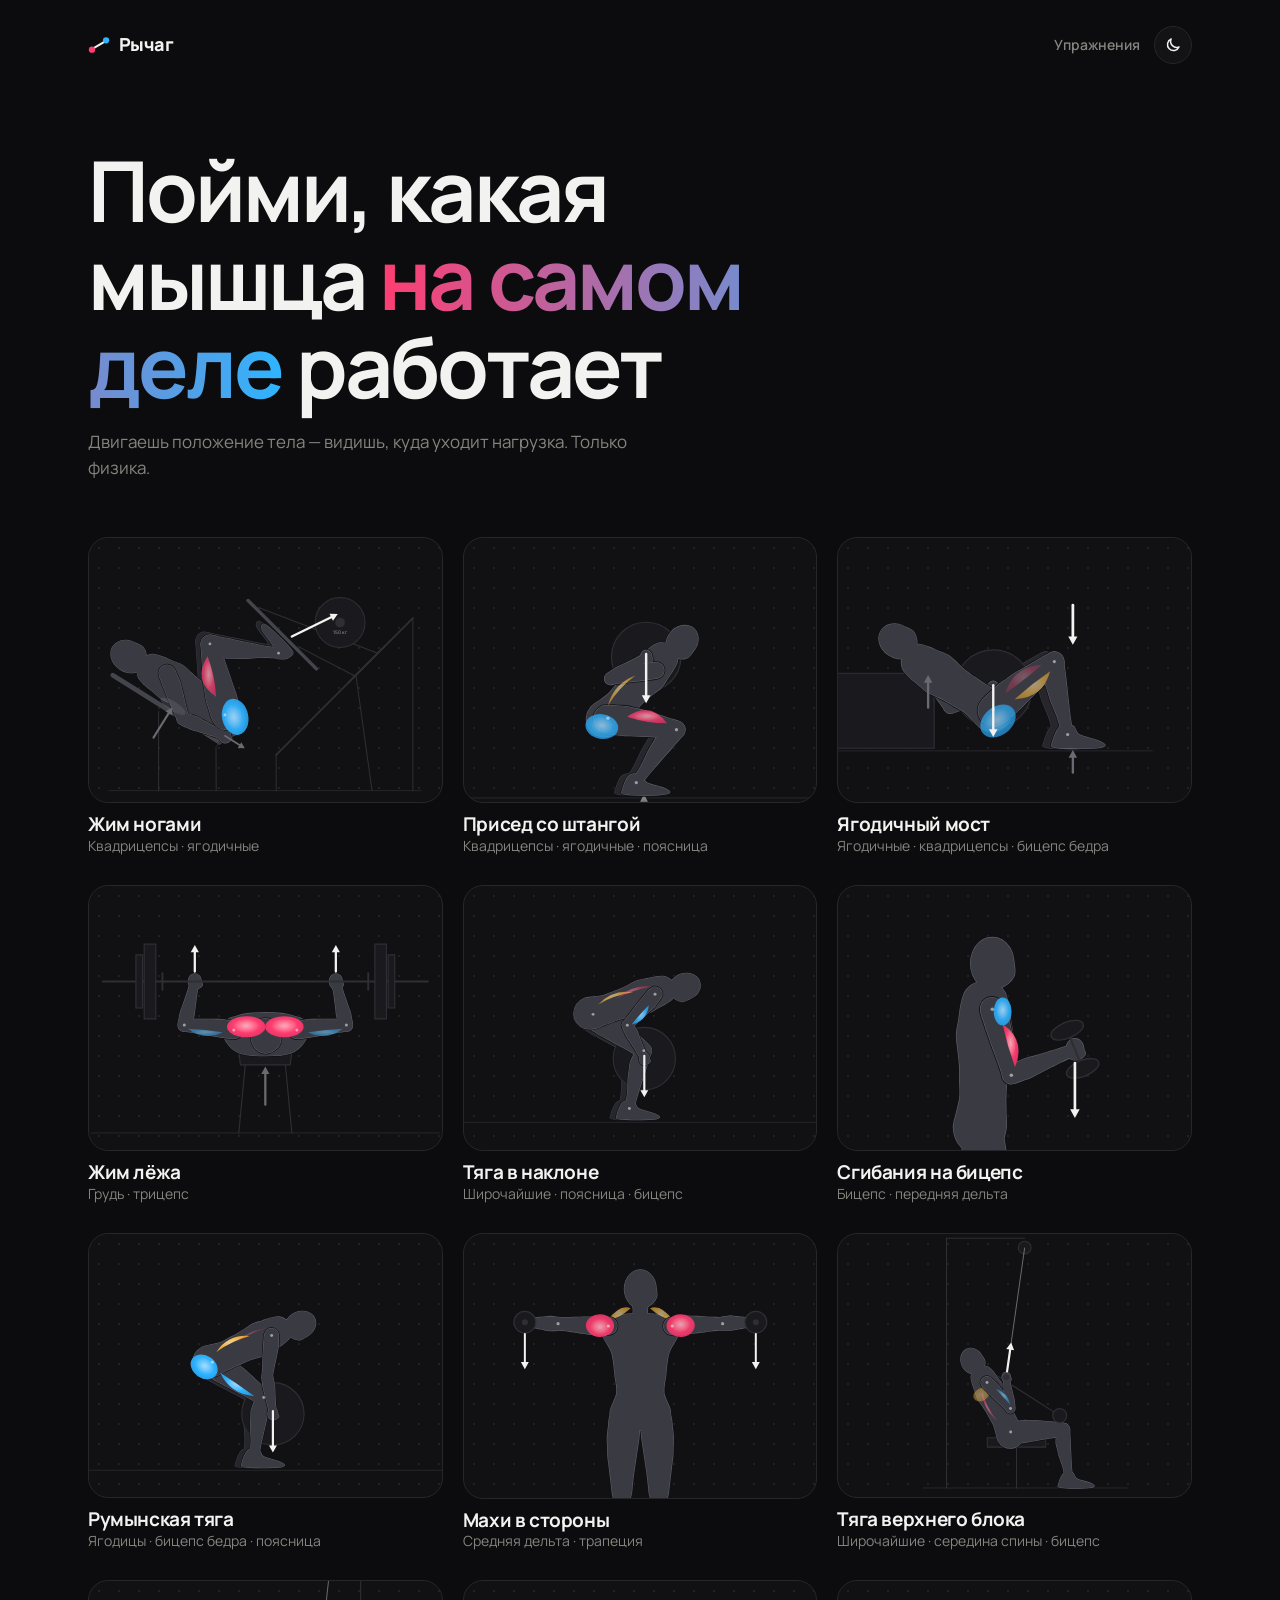
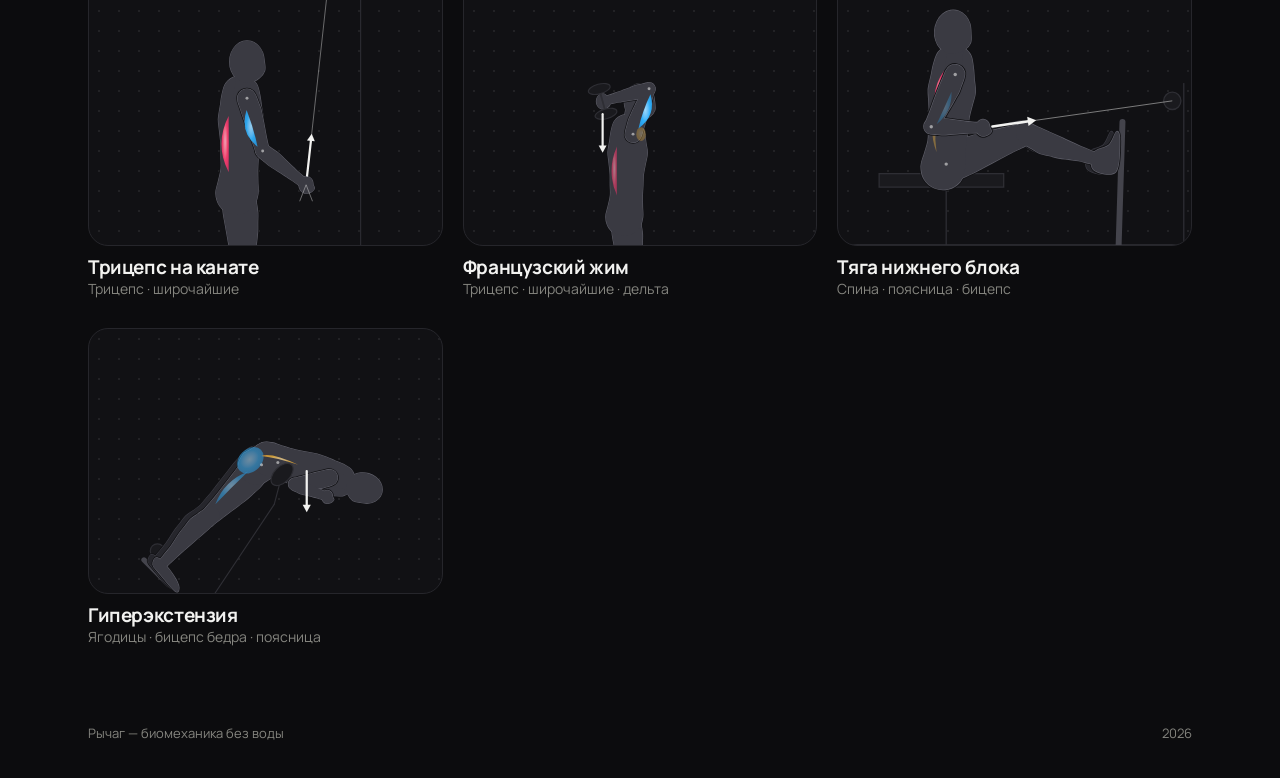
<file: index.html>
<!doctype html>
<html lang="ru">
<head>
  <meta charset="utf-8">
  <meta name="theme-color" content="#0c0c0e">
  <!-- Yandex.Metrika counter: работает только на опубликованном сайте -->
  <script>
    window.track = function () {};
    if (/github\.io$/.test(location.hostname)) {
      (function(m,e,t,r,i,k,a){m[i]=m[i]||function(){(m[i].a=m[i].a||[]).push(arguments)};
      m[i].l=1*new Date();
      for (var j = 0; j < document.scripts.length; j++) {if (document.scripts[j].src === r) { return; }}
      k=e.createElement(t),a=e.getElementsByTagName(t)[0],k.async=1,k.src=r,a.parentNode.insertBefore(k,a)})
      (window, document, 'script', 'https://mc.yandex.ru/metrika/tag.js?id=114130663', 'ym');
      ym(114130663, 'init', { ssr: true, webvisor: true, clickmap: true, accurateTrackBounce: true, trackLinks: true });
      // события: какие упражнения двигают, чем пользуются
      window.track = function (goal, params) { try { ym(114130663, 'reachGoal', goal, params); } catch (e) {} };
    }
  </script>
  <!-- /Yandex.Metrika counter -->
  <script>try{if(localStorage.getItem('theme')==='light')document.documentElement.dataset.theme='light'}catch(e){}</script>
  <meta name="viewport" content="width=device-width, initial-scale=1, viewport-fit=cover">
  <title>Рычаг — биомеханика упражнений</title>
  <meta name="description" content="Интерактивные схемы упражнений: меняешь положение тела — видишь, как меняются рычаги и какая мышца берёт нагрузку.">
  <link rel="preconnect" href="https://fonts.googleapis.com">
  <link rel="preconnect" href="https://fonts.gstatic.com" crossorigin>
  <link href="https://fonts.googleapis.com/css2?family=Manrope:wght@400;600;700;800&display=swap" rel="stylesheet">
  <link rel="stylesheet" href="assets/css/style.css">
</head>
<body>
  <noscript><div><img src="https://mc.yandex.ru/watch/114130663" style="position:absolute; left:-9999px;" alt=""></div></noscript>
  <div class="wrap">
    <header class="top">
      <a class="logo" href="index.html" aria-label="Рычаг — на главную">
        <svg class="logo-mark" viewBox="0 0 28 28" aria-hidden="true"><line x1="4" y1="20" x2="24" y2="8"/><circle cx="5" cy="20" r="4"/><circle class="m2" cx="23" cy="8" r="4"/></svg>
        Рычаг
      </a>
      <div class="top-right"><nav><a href="#exercises">Упражнения</a></nav><button class="theme-toggle" id="themeToggle" type="button" aria-label="Включить светлую тему"><svg class="i-moon" viewBox="0 0 24 24" aria-hidden="true"><path d="M20 14.5A8 8 0 0 1 9.5 4a8 8 0 1 0 10.5 10.5z"/></svg><svg class="i-sun" viewBox="0 0 24 24" aria-hidden="true"><circle cx="12" cy="12" r="4"/><path d="M12 2v2M12 20v2M4.9 4.9l1.4 1.4M17.7 17.7l1.4 1.4M2 12h2M20 12h2M4.9 19.1l1.4-1.4M17.7 6.3l1.4-1.4"/></svg></button></div>
    </header>

    <main>
      <section class="hero">
        <h1>Пойми, какая мышца <em>на самом деле</em> работает</h1>
        <p class="lead">Двигаешь положение тела — видишь, куда уходит нагрузка. Только физика.</p>
        
      </section>
      <div id="exercises"></div>

      <div class="cards">
        <a class="ex-card" href="exercises/leg-press.html">
          <div class="thumb"><svg data-mini="leg-press" aria-hidden="true"></svg></div>
          <div>
            <h3>Жим ногами</h3>
            <p class="tags">Квадрицепсы · ягодичные</p>
          </div>
        </a>
        <a class="ex-card" href="exercises/squat.html">
          <div class="thumb"><svg data-mini="squat" aria-hidden="true"></svg></div>
          <div>
            <h3>Присед со штангой</h3>
            <p class="tags">Квадрицепсы · ягодичные · поясница</p>
          </div>
        </a>
        <a class="ex-card" href="exercises/hip-thrust.html">
          <div class="thumb"><svg data-mini="hip-thrust" aria-hidden="true"></svg></div>
          <div>
            <h3>Ягодичный мост</h3>
            <p class="tags">Ягодичные · квадрицепсы · бицепс бедра</p>
          </div>
        </a>
        <a class="ex-card" href="exercises/bench-press.html">
          <div class="thumb"><svg data-mini="bench-press" aria-hidden="true"></svg></div>
          <div>
            <h3>Жим лёжа</h3>
            <p class="tags">Грудь · трицепс</p>
          </div>
        </a>
        <a class="ex-card" href="exercises/row.html">
          <div class="thumb"><svg data-mini="row" aria-hidden="true"></svg></div>
          <div>
            <h3>Тяга в наклоне</h3>
            <p class="tags">Широчайшие · поясница · бицепс</p>
          </div>
        </a>
        <a class="ex-card" href="exercises/curl.html">
          <div class="thumb"><svg data-mini="curl" aria-hidden="true"></svg></div>
          <div>
            <h3>Сгибания на бицепс</h3>
            <p class="tags">Бицепс · передняя дельта</p>
          </div>
        </a>
        <a class="ex-card" href="exercises/rdl.html">
          <div class="thumb"><svg data-mini="rdl" aria-hidden="true"></svg></div>
          <div>
            <h3>Румынская тяга</h3>
            <p class="tags">Ягодицы · бицепс бедра · поясница</p>
          </div>
        </a>
        <a class="ex-card" href="exercises/raise.html">
          <div class="thumb"><svg data-mini="raise" aria-hidden="true"></svg></div>
          <div>
            <h3>Махи в стороны</h3>
            <p class="tags">Средняя дельта · трапеция</p>
          </div>
        </a>
        <a class="ex-card" href="exercises/pulldown.html">
          <div class="thumb"><svg data-mini="pulldown" aria-hidden="true"></svg></div>
          <div>
            <h3>Тяга верхнего блока</h3>
            <p class="tags">Широчайшие · середина спины · бицепс</p>
          </div>
        </a>
        <a class="ex-card" href="exercises/pushdown.html">
          <div class="thumb"><svg data-mini="pushdown" aria-hidden="true"></svg></div>
          <div>
            <h3>Трицепс на канате</h3>
            <p class="tags">Трицепс · широчайшие</p>
          </div>
        </a>
        <a class="ex-card" href="exercises/overhead-extension.html">
          <div class="thumb"><svg data-mini="overhead-extension" aria-hidden="true"></svg></div>
          <div>
            <h3>Французский жим</h3>
            <p class="tags">Трицепс · широчайшие · дельта</p>
          </div>
        </a>
        <a class="ex-card" href="exercises/cable-row.html">
          <div class="thumb"><svg data-mini="cable-row" aria-hidden="true"></svg></div>
          <div>
            <h3>Тяга нижнего блока</h3>
            <p class="tags">Спина · поясница · бицепс</p>
          </div>
        </a>
        <a class="ex-card" href="exercises/back-extension.html">
          <div class="thumb"><svg data-mini="back-extension" aria-hidden="true"></svg></div>
          <div>
            <h3>Гиперэкстензия</h3>
            <p class="tags">Ягодицы · бицепс бедра · поясница</p>
          </div>
        </a>
      </div>
    </main>

    <footer class="foot">
      <span>Рычаг — биомеханика без воды</span>
      <span>2026</span>
    </footer>
  </div>

  <script src="assets/js/theme.js" defer></script>
  <script src="assets/js/bio.js" defer></script>
  <script src="assets/js/scene.js" defer></script>
  <script src="assets/js/leg-press.js" defer></script>
  <script src="assets/js/squat.js" defer></script>
  <script src="assets/js/hip-thrust.js" defer></script>
  <script src="assets/js/bench-press.js" defer></script>
  <script src="assets/js/row.js" defer></script>
  <script src="assets/js/curl.js" defer></script>
  <script src="assets/js/rdl.js" defer></script>
  <script src="assets/js/raise.js" defer></script>
  <script src="assets/js/pulldown.js" defer></script>
  <script src="assets/js/pushdown.js" defer></script>
  <script src="assets/js/overhead-extension.js" defer></script>
  <script src="assets/js/cable-row.js" defer></script>
  <script src="assets/js/back-extension.js" defer></script>
  <script>
    window.addEventListener('DOMContentLoaded', () => document.querySelectorAll('[data-mini]').forEach((svg) => {
      const ex = window.EXERCISES[svg.dataset.mini];
      if (ex) window.Scene.mount(svg, ex.model, { mini: true, autoplay: true });
    }));
  </script>
</body>
</html>
</file>
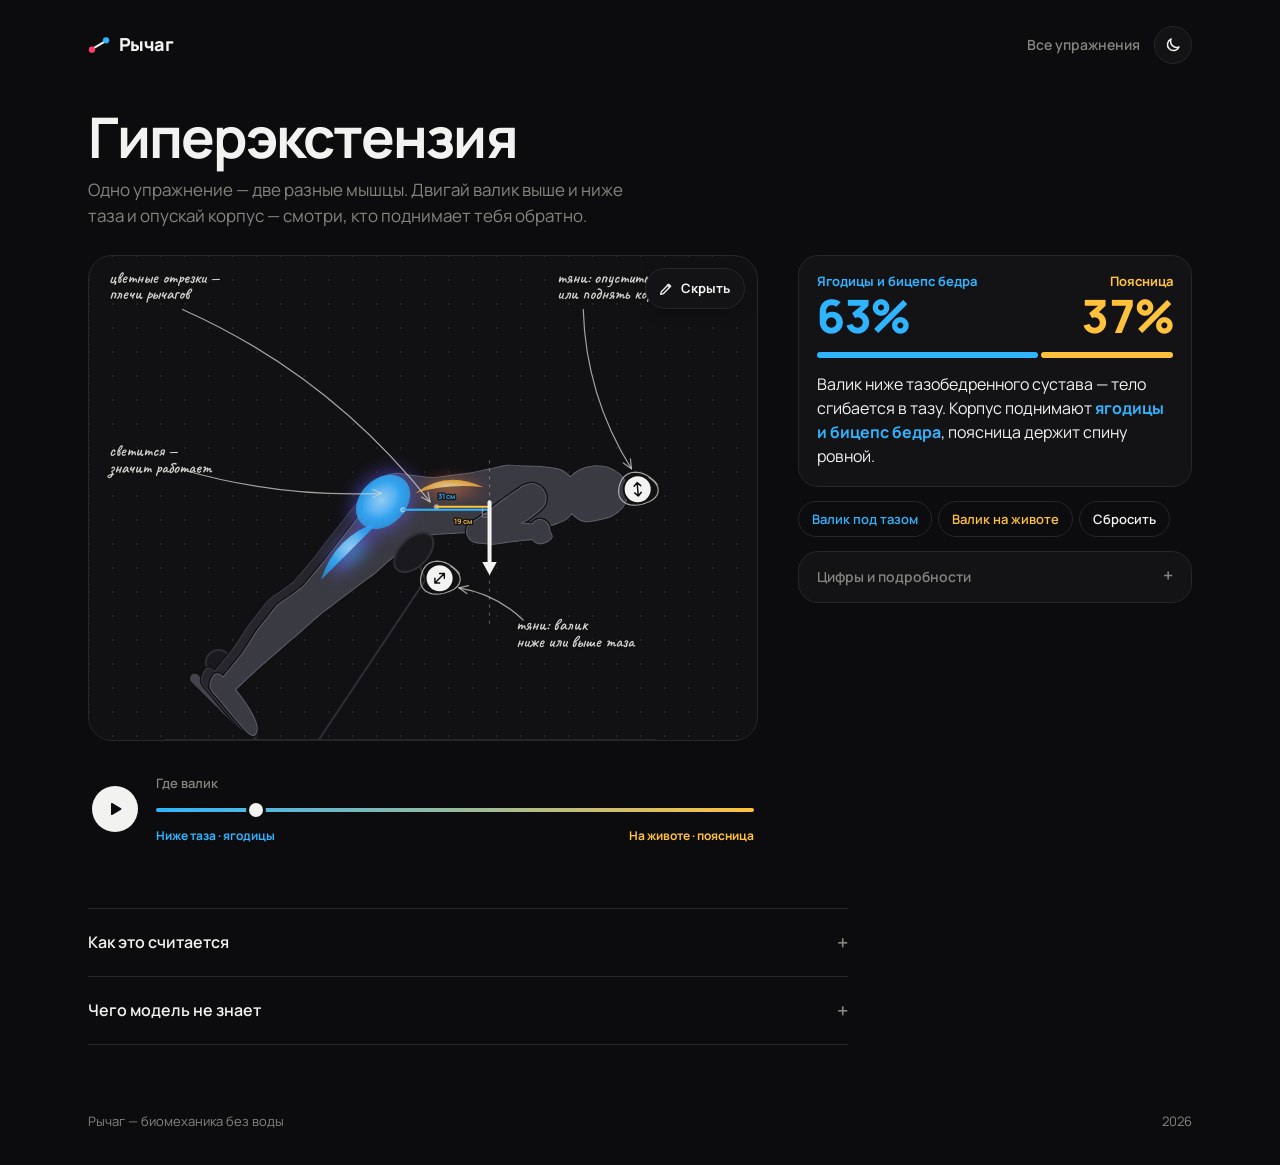
<file: exercises/back-extension.html>
<!doctype html>
<html lang="ru">
<head>
  <meta charset="utf-8">
  <meta name="theme-color" content="#0c0c0e">
  <!-- Yandex.Metrika counter: работает только на опубликованном сайте -->
  <script>
    window.track = function () {};
    if (/github\.io$/.test(location.hostname)) {
      (function(m,e,t,r,i,k,a){m[i]=m[i]||function(){(m[i].a=m[i].a||[]).push(arguments)};
      m[i].l=1*new Date();
      for (var j = 0; j < document.scripts.length; j++) {if (document.scripts[j].src === r) { return; }}
      k=e.createElement(t),a=e.getElementsByTagName(t)[0],k.async=1,k.src=r,a.parentNode.insertBefore(k,a)})
      (window, document, 'script', 'https://mc.yandex.ru/metrika/tag.js?id=114130663', 'ym');
      ym(114130663, 'init', { ssr: true, webvisor: true, clickmap: true, accurateTrackBounce: true, trackLinks: true });
      // события: какие упражнения двигают, чем пользуются
      window.track = function (goal, params) { try { ym(114130663, 'reachGoal', goal, params); } catch (e) {} };
    }
  </script>
  <!-- /Yandex.Metrika counter -->
  <script>try{if(localStorage.getItem('theme')==='light')document.documentElement.dataset.theme='light'}catch(e){}</script>
  <meta name="viewport" content="width=device-width, initial-scale=1, viewport-fit=cover">
  <title>Гиперэкстензия — Рычаг</title>
  <meta name="description" content="Интерактивная биомеханика гиперэкстензии: как положение валика решает, работают ягодицы или поясница.">
  <link rel="preconnect" href="https://fonts.googleapis.com">
  <link rel="preconnect" href="https://fonts.gstatic.com" crossorigin>
  <link href="https://fonts.googleapis.com/css2?family=Caveat:wght@600;700&family=Manrope:wght@400;600;700;800&display=swap" rel="stylesheet">
  <link rel="stylesheet" href="../assets/css/style.css">
</head>
<body data-exercise="back-extension">
  <noscript><div><img src="https://mc.yandex.ru/watch/114130663" style="position:absolute; left:-9999px;" alt=""></div></noscript>
  <div class="wrap">
    <header class="top">
      <a class="logo" href="../index.html" aria-label="Рычаг — на главную">
        <svg class="logo-mark" viewBox="0 0 28 28" aria-hidden="true"><line x1="4" y1="20" x2="24" y2="8"/><circle cx="5" cy="20" r="4"/><circle class="m2" cx="23" cy="8" r="4"/></svg>
        Рычаг
      </a>
      <div class="top-right"><nav><a href="../index.html#exercises">Все упражнения</a></nav><button class="theme-toggle" id="themeToggle" type="button" aria-label="Включить светлую тему"><svg class="i-moon" viewBox="0 0 24 24" aria-hidden="true"><path d="M20 14.5A8 8 0 0 1 9.5 4a8 8 0 1 0 10.5 10.5z"/></svg><svg class="i-sun" viewBox="0 0 24 24" aria-hidden="true"><circle cx="12" cy="12" r="4"/><path d="M12 2v2M12 20v2M4.9 4.9l1.4 1.4M17.7 17.7l1.4 1.4M2 12h2M20 12h2M4.9 19.1l1.4-1.4M17.7 6.3l1.4-1.4"/></svg></button></div>
    </header>

    <main>
      <div class="ex-head">
        <h1>Гиперэкстензия</h1>
        <p class="lead">Одно упражнение — две разные мышцы. Двигай валик выше и ниже таза и опускай корпус — смотри, кто поднимает тебя обратно.</p>
      </div>

      <div class="ex-grid">
        <section class="stage" aria-label="Модель упражнения">
          <div class="scene-box">
            <svg id="scene" role="group" aria-label="Человек выполняет гиперэкстензию на тренажёре под 45 градусов, вид сбоку"></svg>
            <button class="notes-btn" id="notesToggle" type="button" aria-pressed="true">
              <svg viewBox="0 0 24 24" aria-hidden="true"><path d="M4 20l4-1 11-11-3-3L5 16l-1 4z"/><path d="M14 6l3 3"/></svg>
              <span>Скрыть подсказки</span>
            </button>
          </div>
          <ol class="pen-notes" id="penNotes" hidden></ol>
          <div class="stage-bar">
            <button class="btn-play" id="play" type="button" aria-pressed="false" aria-label="Повторения по кругу">
              <svg class="i-play" viewBox="0 0 20 20" aria-hidden="true"><path d="M5 3.5v13a1 1 0 0 0 1.5.86l11-6.5a1 1 0 0 0 0-1.72l-11-6.5A1 1 0 0 0 5 3.5z"/></svg>
              <svg class="i-pause" viewBox="0 0 20 20" aria-hidden="true"><rect x="4" y="3" width="4.5" height="14" rx="1.2"/><rect x="11.5" y="3" width="4.5" height="14" rx="1.2"/></svg>
            </button>
            <div class="push-ctl">
              <label for="ctl" id="ctlLabel"></label>
              <input type="range" id="ctl" min="0" max="100" step="0.5" value="50">
              <div class="range-labels"><span id="ctlLeft"></span><span id="ctlRight"></span></div>
            </div>
          </div>
        </section>

        <aside class="panel" aria-live="polite">
          <div class="card summary">
            <div class="shares" id="shares"></div>
            <div class="split-bar" id="bar" aria-hidden="true"></div>
            <ul class="notes" id="notes"></ul>
          </div>
          <div class="warn" id="warn" hidden></div>
          <div class="presets" id="presets"></div>
          <details class="more card">
            <summary>Цифры и подробности</summary>
            <dl class="nums" id="nums"></dl>
            <ul class="notes notes-more" id="notesMore"></ul>
          </details>
        </aside>
      </div>

      <section class="explain">
        <details>
          <summary>Как это считается</summary>
          <div class="body">
            <p><b>Валик ниже тазобедренного сустава</b> — тело сгибается в тазу, корпус поднимают ягодицы и бицепс бедра, а поясница держит спину ровной.</p>
            <p><b>Валик на животе</b> — таз зажат и сгибаться не может, поэтому сгибается позвоночник, а поднимает корпус поясница.</p>
            <p><b>Самая тяжёлая точка — вверху</b>, когда корпус на одной линии с ногами: центр масс дальше всего от опоры.</p>
            <p>Вес корпуса с руками и головой в модели 45 кг.</p>
          </div>
        </details>
        <details>
          <summary>Чего модель не знает</summary>
          <div class="body">
            <p>Она не видит твою анатомию, длину бёдер и мобильность. Это схема, которая показывает принцип — <b>куда смещается нагрузка</b>, а не точные цифры. Если что-то болит — это повод к врачу, а не к ползунку.</p>
          </div>
        </details>
      </section>
    </main>

    <footer class="foot">
      <span>Рычаг — биомеханика без воды</span>
      <span>2026</span>
    </footer>
  </div>

  <script src="../assets/js/theme.js" defer></script>
  <script src="../assets/js/bio.js" defer></script>
  <script src="../assets/js/scene.js" defer></script>
  <script src="../assets/js/back-extension.js" defer></script>
  <script src="../assets/js/exercise-page.js" defer></script>
</body>
</html>
</file>
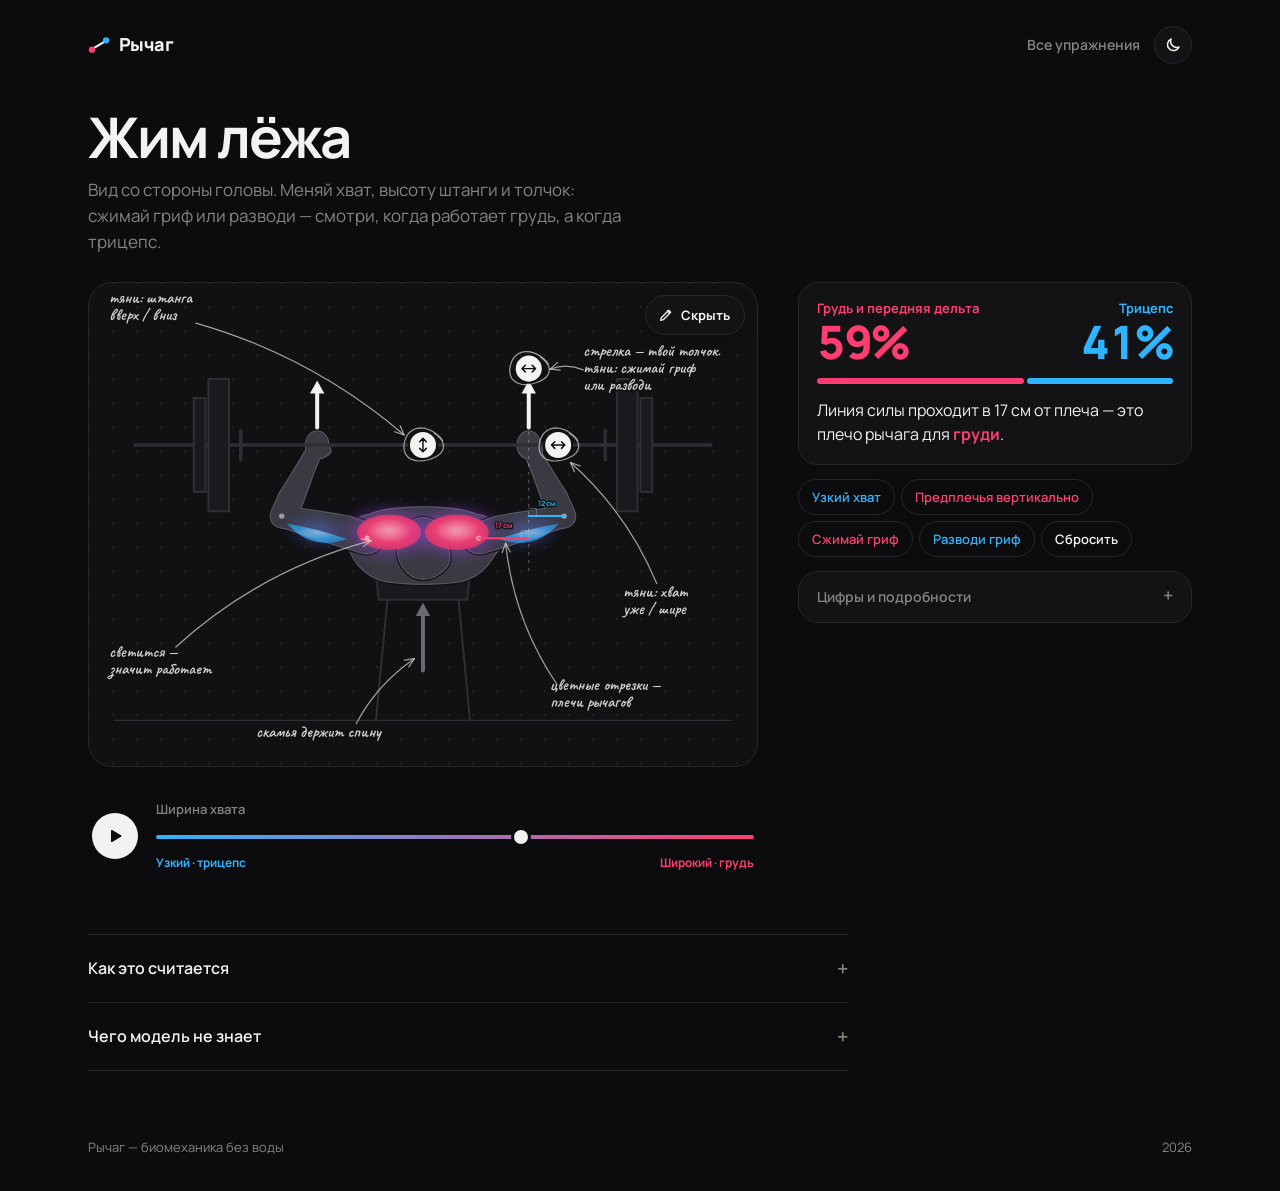
<file: exercises/bench-press.html>
<!doctype html>
<html lang="ru">
<head>
  <meta charset="utf-8">
  <meta name="theme-color" content="#0c0c0e">
  <!-- Yandex.Metrika counter: работает только на опубликованном сайте -->
  <script>
    window.track = function () {};
    if (/github\.io$/.test(location.hostname)) {
      (function(m,e,t,r,i,k,a){m[i]=m[i]||function(){(m[i].a=m[i].a||[]).push(arguments)};
      m[i].l=1*new Date();
      for (var j = 0; j < document.scripts.length; j++) {if (document.scripts[j].src === r) { return; }}
      k=e.createElement(t),a=e.getElementsByTagName(t)[0],k.async=1,k.src=r,a.parentNode.insertBefore(k,a)})
      (window, document, 'script', 'https://mc.yandex.ru/metrika/tag.js?id=114130663', 'ym');
      ym(114130663, 'init', { ssr: true, webvisor: true, clickmap: true, accurateTrackBounce: true, trackLinks: true });
      // события: какие упражнения двигают, чем пользуются
      window.track = function (goal, params) { try { ym(114130663, 'reachGoal', goal, params); } catch (e) {} };
    }
  </script>
  <!-- /Yandex.Metrika counter -->
  <script>try{if(localStorage.getItem('theme')==='light')document.documentElement.dataset.theme='light'}catch(e){}</script>
  <meta name="viewport" content="width=device-width, initial-scale=1, viewport-fit=cover">
  <title>Жим лёжа — Рычаг</title>
  <meta name="description" content="Интерактивная биомеханика жима лёжа: как ширина хвата делит нагрузку между грудью и трицепсом.">
  <link rel="preconnect" href="https://fonts.googleapis.com">
  <link rel="preconnect" href="https://fonts.gstatic.com" crossorigin>
  <link href="https://fonts.googleapis.com/css2?family=Caveat:wght@600;700&family=Manrope:wght@400;600;700;800&display=swap" rel="stylesheet">
  <link rel="stylesheet" href="../assets/css/style.css">
</head>
<body data-exercise="bench-press">
  <noscript><div><img src="https://mc.yandex.ru/watch/114130663" style="position:absolute; left:-9999px;" alt=""></div></noscript>
  <div class="wrap">
    <header class="top">
      <a class="logo" href="../index.html" aria-label="Рычаг — на главную">
        <svg class="logo-mark" viewBox="0 0 28 28" aria-hidden="true"><line x1="4" y1="20" x2="24" y2="8"/><circle cx="5" cy="20" r="4"/><circle class="m2" cx="23" cy="8" r="4"/></svg>
        Рычаг
      </a>
      <div class="top-right"><nav><a href="../index.html#exercises">Все упражнения</a></nav><button class="theme-toggle" id="themeToggle" type="button" aria-label="Включить светлую тему"><svg class="i-moon" viewBox="0 0 24 24" aria-hidden="true"><path d="M20 14.5A8 8 0 0 1 9.5 4a8 8 0 1 0 10.5 10.5z"/></svg><svg class="i-sun" viewBox="0 0 24 24" aria-hidden="true"><circle cx="12" cy="12" r="4"/><path d="M12 2v2M12 20v2M4.9 4.9l1.4 1.4M17.7 17.7l1.4 1.4M2 12h2M20 12h2M4.9 19.1l1.4-1.4M17.7 6.3l1.4-1.4"/></svg></button></div>
    </header>

    <main>
      <div class="ex-head">
        <h1>Жим лёжа</h1>
        <p class="lead">Вид со стороны головы. Меняй хват, высоту штанги и толчок: сжимай гриф или разводи — смотри, когда работает грудь, а когда трицепс.</p>
      </div>

      <div class="ex-grid">
        <section class="stage" aria-label="Модель упражнения">
          <div class="scene-box">
            <svg id="scene" role="group" aria-label="Человек жмёт штангу лёжа на скамье, вид со стороны головы"></svg>
            <button class="notes-btn" id="notesToggle" type="button" aria-pressed="true">
              <svg viewBox="0 0 24 24" aria-hidden="true"><path d="M4 20l4-1 11-11-3-3L5 16l-1 4z"/><path d="M14 6l3 3"/></svg>
              <span>Скрыть подсказки</span>
            </button>
          </div>
          <ol class="pen-notes" id="penNotes" hidden></ol>
          <div class="stage-bar">
            <button class="btn-play" id="play" type="button" aria-pressed="false" aria-label="Повторения по кругу">
              <svg class="i-play" viewBox="0 0 20 20" aria-hidden="true"><path d="M5 3.5v13a1 1 0 0 0 1.5.86l11-6.5a1 1 0 0 0 0-1.72l-11-6.5A1 1 0 0 0 5 3.5z"/></svg>
              <svg class="i-pause" viewBox="0 0 20 20" aria-hidden="true"><rect x="4" y="3" width="4.5" height="14" rx="1.2"/><rect x="11.5" y="3" width="4.5" height="14" rx="1.2"/></svg>
            </button>
            <div class="push-ctl">
              <label for="ctl" id="ctlLabel"></label>
              <input type="range" id="ctl" min="0" max="100" step="0.5" value="50">
              <div class="range-labels"><span id="ctlLeft"></span><span id="ctlRight"></span></div>
            </div>
          </div>
        </section>

        <aside class="panel" aria-live="polite">
          <div class="card summary">
            <div class="shares" id="shares"></div>
            <div class="split-bar" id="bar" aria-hidden="true"></div>
            <ul class="notes" id="notes"></ul>
          </div>
          <div class="warn" id="warn" hidden></div>
          <div class="presets" id="presets"></div>
          <details class="more card">
            <summary>Цифры и подробности</summary>
            <dl class="nums" id="nums"></dl>
            <ul class="notes notes-more" id="notesMore"></ul>
          </details>
        </aside>
      </div>

      <section class="explain">
        <details>
          <summary>Как это считается</summary>
          <div class="body">
            <p><b>Вид со стороны головы.</b> Штанга давит вниз, на каждую руку приходится половина веса.</p>
            <p><b>Грудь и передняя дельта</b> работают, когда кисть шире плеча: вес пытается опустить плечо вниз-наружу, а они его удерживают. Плечо — горизонтальное расстояние от плечевого сустава до кисти.</p>
            <p><b>Трицепс</b> работает, когда кисть стоит внутри локтя: вес сгибает локоть. Когда предплечье вертикально — плечо в локте нулевое.</p>
            <p>Вес штанги в модели 80 кг. Модель смотрит только на одну плоскость: в реальности при узком хвате локти уходят к корпусу, и грудь тоже помогает.</p>
          </div>
        </details>
        <details>
          <summary>Чего модель не знает</summary>
          <div class="body">
            <p>Она не видит твою анатомию, длину бёдер и мобильность. Это схема, которая показывает принцип — <b>куда смещается нагрузка</b>, а не точные цифры. Если что-то болит — это повод к врачу, а не к ползунку.</p>
          </div>
        </details>
      </section>
    </main>

    <footer class="foot">
      <span>Рычаг — биомеханика без воды</span>
      <span>2026</span>
    </footer>
  </div>

  <script src="../assets/js/theme.js" defer></script>
  <script src="../assets/js/bio.js" defer></script>
  <script src="../assets/js/scene.js" defer></script>
  <script src="../assets/js/bench-press.js" defer></script>
  <script src="../assets/js/exercise-page.js" defer></script>
</body>
</html>
</file>
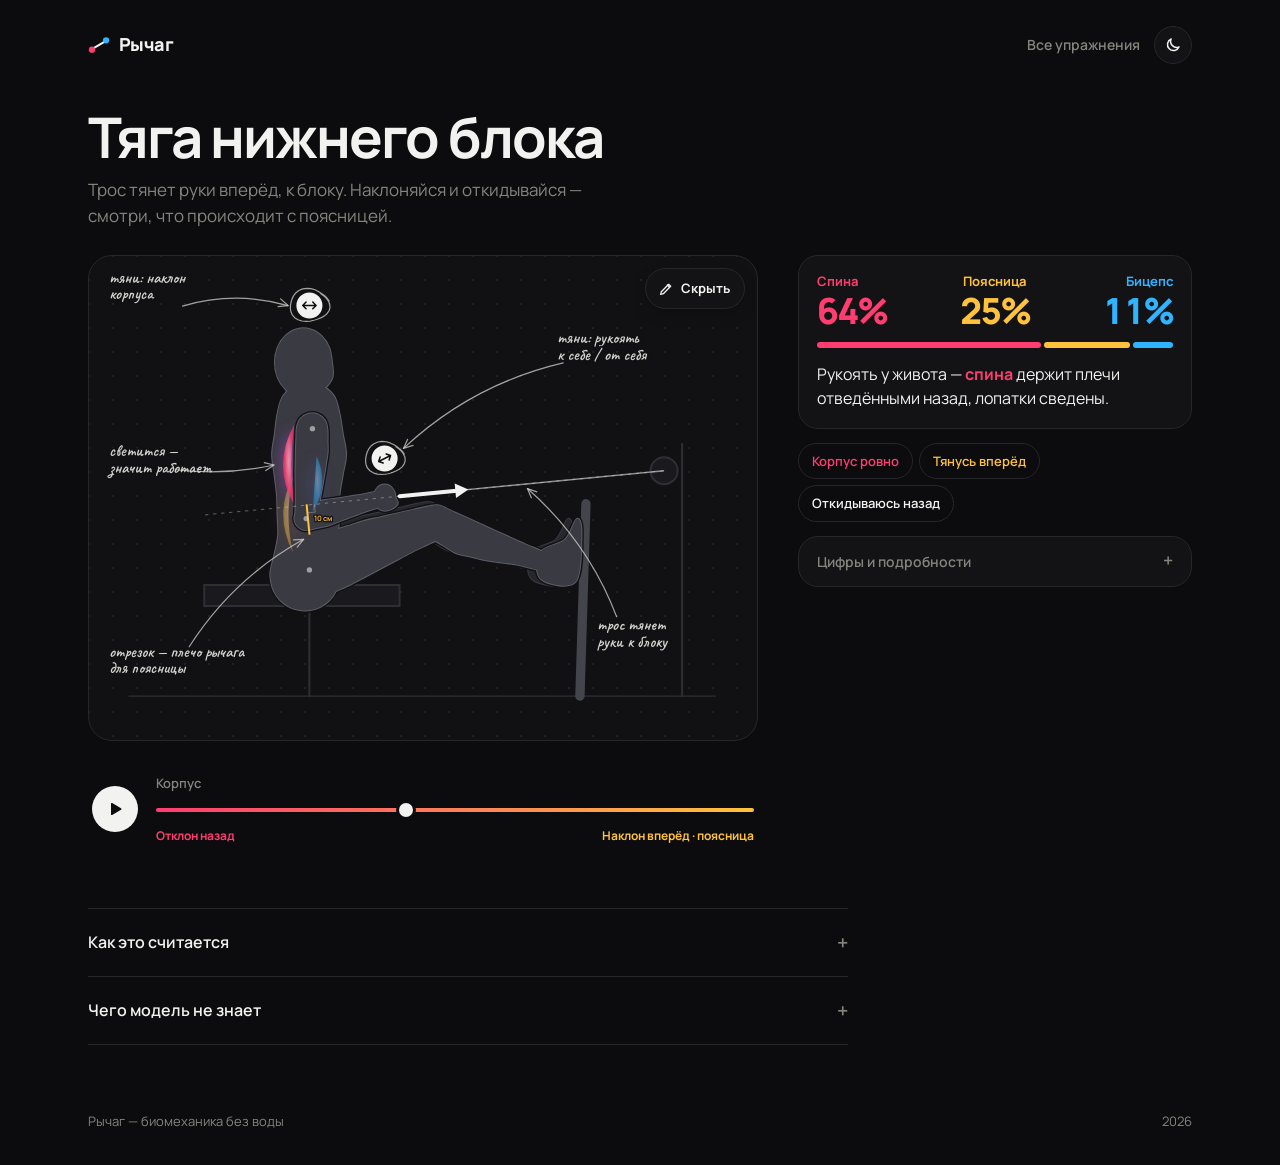
<file: exercises/cable-row.html>
<!doctype html>
<html lang="ru">
<head>
  <meta charset="utf-8">
  <meta name="theme-color" content="#0c0c0e">
  <!-- Yandex.Metrika counter: работает только на опубликованном сайте -->
  <script>
    window.track = function () {};
    if (/github\.io$/.test(location.hostname)) {
      (function(m,e,t,r,i,k,a){m[i]=m[i]||function(){(m[i].a=m[i].a||[]).push(arguments)};
      m[i].l=1*new Date();
      for (var j = 0; j < document.scripts.length; j++) {if (document.scripts[j].src === r) { return; }}
      k=e.createElement(t),a=e.getElementsByTagName(t)[0],k.async=1,k.src=r,a.parentNode.insertBefore(k,a)})
      (window, document, 'script', 'https://mc.yandex.ru/metrika/tag.js?id=114130663', 'ym');
      ym(114130663, 'init', { ssr: true, webvisor: true, clickmap: true, accurateTrackBounce: true, trackLinks: true });
      // события: какие упражнения двигают, чем пользуются
      window.track = function (goal, params) { try { ym(114130663, 'reachGoal', goal, params); } catch (e) {} };
    }
  </script>
  <!-- /Yandex.Metrika counter -->
  <script>try{if(localStorage.getItem('theme')==='light')document.documentElement.dataset.theme='light'}catch(e){}</script>
  <meta name="viewport" content="width=device-width, initial-scale=1, viewport-fit=cover">
  <title>Тяга нижнего блока — Рычаг</title>
  <meta name="description" content="Интерактивная биомеханика горизонтальной тяги нижнего блока: как раскачивание корпусом перекладывает нагрузку на поясницу.">
  <link rel="preconnect" href="https://fonts.googleapis.com">
  <link rel="preconnect" href="https://fonts.gstatic.com" crossorigin>
  <link href="https://fonts.googleapis.com/css2?family=Caveat:wght@600;700&family=Manrope:wght@400;600;700;800&display=swap" rel="stylesheet">
  <link rel="stylesheet" href="../assets/css/style.css">
</head>
<body data-exercise="cable-row">
  <noscript><div><img src="https://mc.yandex.ru/watch/114130663" style="position:absolute; left:-9999px;" alt=""></div></noscript>
  <div class="wrap">
    <header class="top">
      <a class="logo" href="../index.html" aria-label="Рычаг — на главную">
        <svg class="logo-mark" viewBox="0 0 28 28" aria-hidden="true"><line x1="4" y1="20" x2="24" y2="8"/><circle cx="5" cy="20" r="4"/><circle class="m2" cx="23" cy="8" r="4"/></svg>
        Рычаг
      </a>
      <div class="top-right"><nav><a href="../index.html#exercises">Все упражнения</a></nav><button class="theme-toggle" id="themeToggle" type="button" aria-label="Включить светлую тему"><svg class="i-moon" viewBox="0 0 24 24" aria-hidden="true"><path d="M20 14.5A8 8 0 0 1 9.5 4a8 8 0 1 0 10.5 10.5z"/></svg><svg class="i-sun" viewBox="0 0 24 24" aria-hidden="true"><circle cx="12" cy="12" r="4"/><path d="M12 2v2M12 20v2M4.9 4.9l1.4 1.4M17.7 17.7l1.4 1.4M2 12h2M20 12h2M4.9 19.1l1.4-1.4M17.7 6.3l1.4-1.4"/></svg></button></div>
    </header>

    <main>
      <div class="ex-head">
        <h1>Тяга нижнего блока</h1>
        <p class="lead">Трос тянет руки вперёд, к блоку. Наклоняйся и откидывайся — смотри, что происходит с поясницей.</p>
      </div>

      <div class="ex-grid">
        <section class="stage" aria-label="Модель упражнения">
          <div class="scene-box">
            <svg id="scene" role="group" aria-label="Человек сидя тянет рукоять нижнего блока к животу, вид сбоку"></svg>
            <button class="notes-btn" id="notesToggle" type="button" aria-pressed="true">
              <svg viewBox="0 0 24 24" aria-hidden="true"><path d="M4 20l4-1 11-11-3-3L5 16l-1 4z"/><path d="M14 6l3 3"/></svg>
              <span>Скрыть подсказки</span>
            </button>
          </div>
          <ol class="pen-notes" id="penNotes" hidden></ol>
          <div class="stage-bar">
            <button class="btn-play" id="play" type="button" aria-pressed="false" aria-label="Повторения по кругу">
              <svg class="i-play" viewBox="0 0 20 20" aria-hidden="true"><path d="M5 3.5v13a1 1 0 0 0 1.5.86l11-6.5a1 1 0 0 0 0-1.72l-11-6.5A1 1 0 0 0 5 3.5z"/></svg>
              <svg class="i-pause" viewBox="0 0 20 20" aria-hidden="true"><rect x="4" y="3" width="4.5" height="14" rx="1.2"/><rect x="11.5" y="3" width="4.5" height="14" rx="1.2"/></svg>
            </button>
            <div class="push-ctl">
              <label for="ctl" id="ctlLabel"></label>
              <input type="range" id="ctl" min="0" max="100" step="0.5" value="50">
              <div class="range-labels"><span id="ctlLeft"></span><span id="ctlRight"></span></div>
            </div>
          </div>
        </section>

        <aside class="panel" aria-live="polite">
          <div class="card summary">
            <div class="shares" id="shares"></div>
            <div class="split-bar" id="bar" aria-hidden="true"></div>
            <ul class="notes" id="notes"></ul>
          </div>
          <div class="warn" id="warn" hidden></div>
          <div class="presets" id="presets"></div>
          <details class="more card">
            <summary>Цифры и подробности</summary>
            <dl class="nums" id="nums"></dl>
            <ul class="notes notes-more" id="notesMore"></ul>
          </details>
        </aside>
      </div>

      <section class="explain">
        <details>
          <summary>Как это считается</summary>
          <div class="body">
            <p><b>Трос тянет вперёд</b> и пытается наклонить корпус к блоку. Держит его <b>поясница</b>: её работа — натяжение × перпендикуляр от поясницы до троса, плюс вес наклонённого корпуса.</p>
            <p><b>Наклон вперёд</b> — к тросу добавляется вес корпуса, нагрузка на поясницу растёт. <b>Отклон назад</b> — вес корпуса сам тянет трос, это читинг.</p>
            <p><b>Спина</b> — широчайшие, задняя дельта и мышцы между лопатками вместе: в профиль их не разделить.</p>
            <p>Вес в модели 45 кг, корпуса — 45 кг.</p>
          </div>
        </details>
        <details>
          <summary>Чего модель не знает</summary>
          <div class="body">
            <p>Она не видит твою анатомию, длину бёдер и мобильность. Это схема, которая показывает принцип — <b>куда смещается нагрузка</b>, а не точные цифры. Если что-то болит — это повод к врачу, а не к ползунку.</p>
          </div>
        </details>
      </section>
    </main>

    <footer class="foot">
      <span>Рычаг — биомеханика без воды</span>
      <span>2026</span>
    </footer>
  </div>

  <script src="../assets/js/theme.js" defer></script>
  <script src="../assets/js/bio.js" defer></script>
  <script src="../assets/js/scene.js" defer></script>
  <script src="../assets/js/cable-row.js" defer></script>
  <script src="../assets/js/exercise-page.js" defer></script>
</body>
</html>
</file>
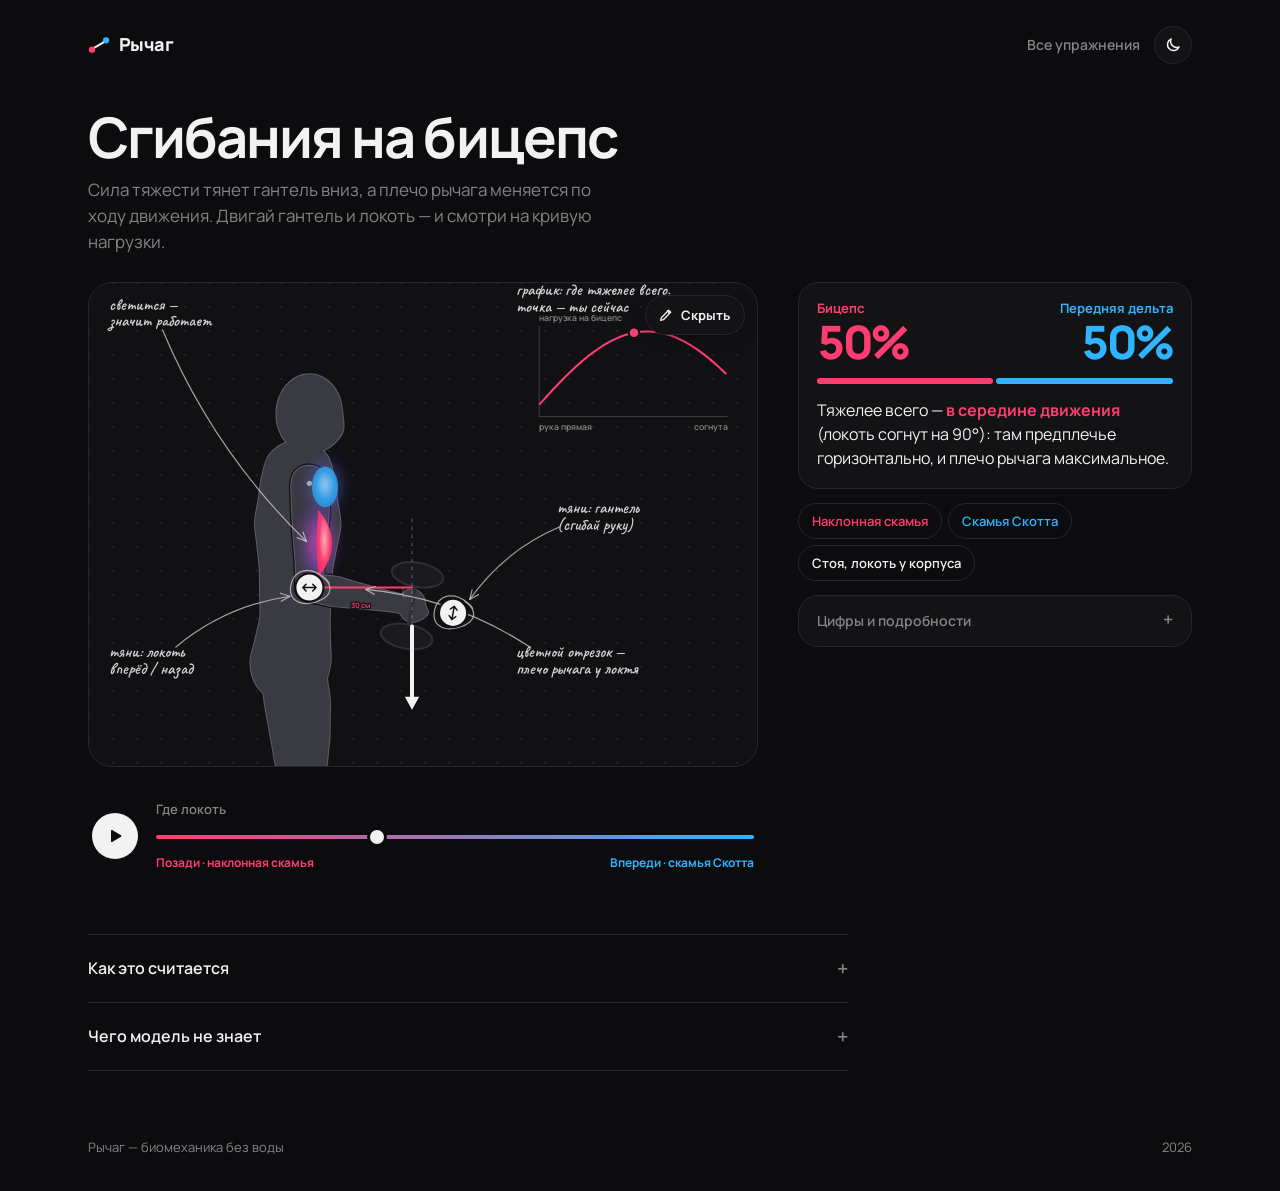
<file: exercises/curl.html>
<!doctype html>
<html lang="ru">
<head>
  <meta charset="utf-8">
  <meta name="theme-color" content="#0c0c0e">
  <!-- Yandex.Metrika counter: работает только на опубликованном сайте -->
  <script>
    window.track = function () {};
    if (/github\.io$/.test(location.hostname)) {
      (function(m,e,t,r,i,k,a){m[i]=m[i]||function(){(m[i].a=m[i].a||[]).push(arguments)};
      m[i].l=1*new Date();
      for (var j = 0; j < document.scripts.length; j++) {if (document.scripts[j].src === r) { return; }}
      k=e.createElement(t),a=e.getElementsByTagName(t)[0],k.async=1,k.src=r,a.parentNode.insertBefore(k,a)})
      (window, document, 'script', 'https://mc.yandex.ru/metrika/tag.js?id=114130663', 'ym');
      ym(114130663, 'init', { ssr: true, webvisor: true, clickmap: true, accurateTrackBounce: true, trackLinks: true });
      // события: какие упражнения двигают, чем пользуются
      window.track = function (goal, params) { try { ym(114130663, 'reachGoal', goal, params); } catch (e) {} };
    }
  </script>
  <!-- /Yandex.Metrika counter -->
  <script>try{if(localStorage.getItem('theme')==='light')document.documentElement.dataset.theme='light'}catch(e){}</script>
  <meta name="viewport" content="width=device-width, initial-scale=1, viewport-fit=cover">
  <title>Сгибания на бицепс — Рычаг</title>
  <meta name="description" content="Интерактивная биомеханика сгибаний на бицепс: где упражнение тяжелее всего и как это меняет положение плеча.">
  <link rel="preconnect" href="https://fonts.googleapis.com">
  <link rel="preconnect" href="https://fonts.gstatic.com" crossorigin>
  <link href="https://fonts.googleapis.com/css2?family=Caveat:wght@600;700&family=Manrope:wght@400;600;700;800&display=swap" rel="stylesheet">
  <link rel="stylesheet" href="../assets/css/style.css">
</head>
<body data-exercise="curl">
  <noscript><div><img src="https://mc.yandex.ru/watch/114130663" style="position:absolute; left:-9999px;" alt=""></div></noscript>
  <div class="wrap">
    <header class="top">
      <a class="logo" href="../index.html" aria-label="Рычаг — на главную">
        <svg class="logo-mark" viewBox="0 0 28 28" aria-hidden="true"><line x1="4" y1="20" x2="24" y2="8"/><circle cx="5" cy="20" r="4"/><circle class="m2" cx="23" cy="8" r="4"/></svg>
        Рычаг
      </a>
      <div class="top-right"><nav><a href="../index.html#exercises">Все упражнения</a></nav><button class="theme-toggle" id="themeToggle" type="button" aria-label="Включить светлую тему"><svg class="i-moon" viewBox="0 0 24 24" aria-hidden="true"><path d="M20 14.5A8 8 0 0 1 9.5 4a8 8 0 1 0 10.5 10.5z"/></svg><svg class="i-sun" viewBox="0 0 24 24" aria-hidden="true"><circle cx="12" cy="12" r="4"/><path d="M12 2v2M12 20v2M4.9 4.9l1.4 1.4M17.7 17.7l1.4 1.4M2 12h2M20 12h2M4.9 19.1l1.4-1.4M17.7 6.3l1.4-1.4"/></svg></button></div>
    </header>

    <main>
      <div class="ex-head">
        <h1>Сгибания на бицепс</h1>
        <p class="lead">Сила тяжести тянет гантель вниз, а плечо рычага меняется по ходу движения. Двигай гантель и локоть — и смотри на кривую нагрузки.</p>
      </div>

      <div class="ex-grid">
        <section class="stage" aria-label="Модель упражнения">
          <div class="scene-box">
            <svg id="scene" role="group" aria-label="Человек сгибает руку с гантелью, вид сбоку"></svg>
            <button class="notes-btn" id="notesToggle" type="button" aria-pressed="true">
              <svg viewBox="0 0 24 24" aria-hidden="true"><path d="M4 20l4-1 11-11-3-3L5 16l-1 4z"/><path d="M14 6l3 3"/></svg>
              <span>Скрыть подсказки</span>
            </button>
          </div>
          <ol class="pen-notes" id="penNotes" hidden></ol>
          <div class="stage-bar">
            <button class="btn-play" id="play" type="button" aria-pressed="false" aria-label="Повторения по кругу">
              <svg class="i-play" viewBox="0 0 20 20" aria-hidden="true"><path d="M5 3.5v13a1 1 0 0 0 1.5.86l11-6.5a1 1 0 0 0 0-1.72l-11-6.5A1 1 0 0 0 5 3.5z"/></svg>
              <svg class="i-pause" viewBox="0 0 20 20" aria-hidden="true"><rect x="4" y="3" width="4.5" height="14" rx="1.2"/><rect x="11.5" y="3" width="4.5" height="14" rx="1.2"/></svg>
            </button>
            <div class="push-ctl">
              <label for="ctl" id="ctlLabel"></label>
              <input type="range" id="ctl" min="0" max="100" step="0.5" value="50">
              <div class="range-labels"><span id="ctlLeft"></span><span id="ctlRight"></span></div>
            </div>
          </div>
        </section>

        <aside class="panel" aria-live="polite">
          <div class="card summary">
            <div class="shares" id="shares"></div>
            <div class="split-bar" id="bar" aria-hidden="true"></div>
            <ul class="notes" id="notes"></ul>
          </div>
          <div class="warn" id="warn" hidden></div>
          <div class="presets" id="presets"></div>
          <details class="more card">
            <summary>Цифры и подробности</summary>
            <dl class="nums" id="nums"></dl>
            <ul class="notes notes-more" id="notesMore"></ul>
          </details>
        </aside>
      </div>

      <section class="explain">
        <details>
          <summary>Как это считается</summary>
          <div class="body">
            <p><b>Работа бицепса = вес × горизонтальное расстояние от локтя до гантели.</b> Максимум — когда предплечье горизонтально.</p>
            <p><b>Положение плеча сдвигает максимум.</b> Локоть впереди (как на скамье Скотта) — тяжело внизу, легко вверху. Локоть позади (сгибания на наклонной скамье) — тяжело в середине и вверху, сильное растяжение внизу.</p>
            <p><b>Передняя дельта</b> работает, когда гантель впереди плечевого сустава.</p>
            <p>Вес гантели в модели 15 кг.</p>
          </div>
        </details>
        <details>
          <summary>Чего модель не знает</summary>
          <div class="body">
            <p>Она не видит твою анатомию, длину бёдер и мобильность. Это схема, которая показывает принцип — <b>куда смещается нагрузка</b>, а не точные цифры. Если что-то болит — это повод к врачу, а не к ползунку.</p>
          </div>
        </details>
      </section>
    </main>

    <footer class="foot">
      <span>Рычаг — биомеханика без воды</span>
      <span>2026</span>
    </footer>
  </div>

  <script src="../assets/js/theme.js" defer></script>
  <script src="../assets/js/bio.js" defer></script>
  <script src="../assets/js/scene.js" defer></script>
  <script src="../assets/js/curl.js" defer></script>
  <script src="../assets/js/exercise-page.js" defer></script>
</body>
</html>
</file>
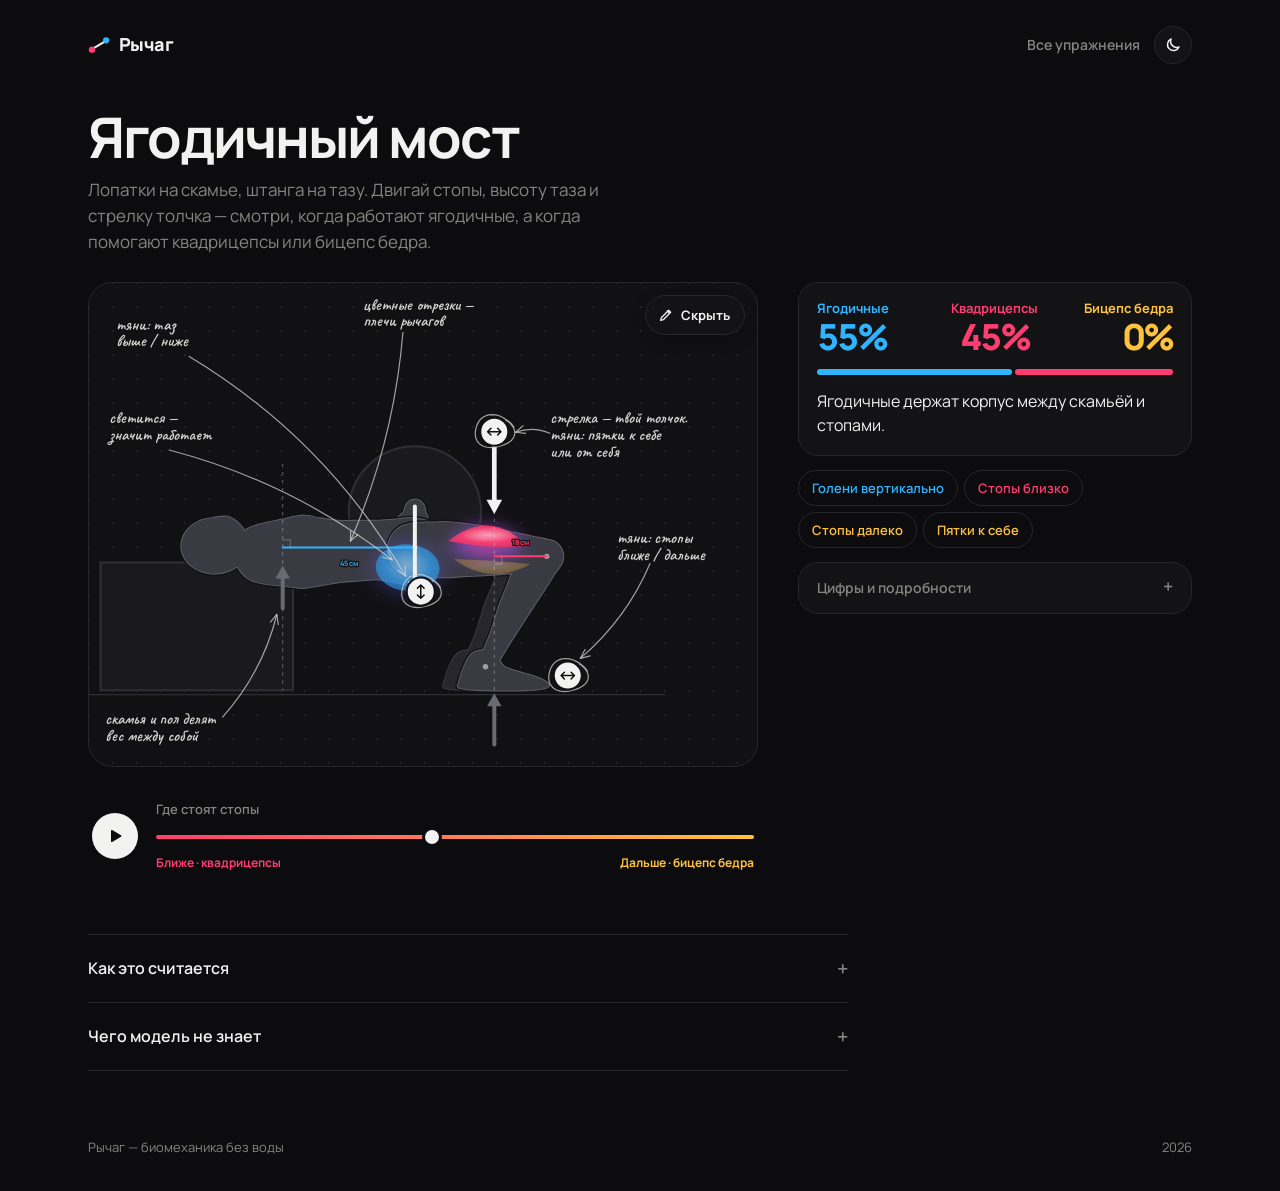
<file: exercises/hip-thrust.html>
<!doctype html>
<html lang="ru">
<head>
  <meta charset="utf-8">
  <meta name="theme-color" content="#0c0c0e">
  <!-- Yandex.Metrika counter: работает только на опубликованном сайте -->
  <script>
    window.track = function () {};
    if (/github\.io$/.test(location.hostname)) {
      (function(m,e,t,r,i,k,a){m[i]=m[i]||function(){(m[i].a=m[i].a||[]).push(arguments)};
      m[i].l=1*new Date();
      for (var j = 0; j < document.scripts.length; j++) {if (document.scripts[j].src === r) { return; }}
      k=e.createElement(t),a=e.getElementsByTagName(t)[0],k.async=1,k.src=r,a.parentNode.insertBefore(k,a)})
      (window, document, 'script', 'https://mc.yandex.ru/metrika/tag.js?id=114130663', 'ym');
      ym(114130663, 'init', { ssr: true, webvisor: true, clickmap: true, accurateTrackBounce: true, trackLinks: true });
      // события: какие упражнения двигают, чем пользуются
      window.track = function (goal, params) { try { ym(114130663, 'reachGoal', goal, params); } catch (e) {} };
    }
  </script>
  <!-- /Yandex.Metrika counter -->
  <script>try{if(localStorage.getItem('theme')==='light')document.documentElement.dataset.theme='light'}catch(e){}</script>
  <meta name="viewport" content="width=device-width, initial-scale=1, viewport-fit=cover">
  <title>Ягодичный мост — Рычаг</title>
  <meta name="description" content="Интерактивная биомеханика ягодичного моста: как постановка стоп делит нагрузку между ягодичными, квадрицепсами и задней поверхностью бедра.">
  <link rel="preconnect" href="https://fonts.googleapis.com">
  <link rel="preconnect" href="https://fonts.gstatic.com" crossorigin>
  <link href="https://fonts.googleapis.com/css2?family=Caveat:wght@600;700&family=Manrope:wght@400;600;700;800&display=swap" rel="stylesheet">
  <link rel="stylesheet" href="../assets/css/style.css">
</head>
<body data-exercise="hip-thrust">
  <noscript><div><img src="https://mc.yandex.ru/watch/114130663" style="position:absolute; left:-9999px;" alt=""></div></noscript>
  <div class="wrap">
    <header class="top">
      <a class="logo" href="../index.html" aria-label="Рычаг — на главную">
        <svg class="logo-mark" viewBox="0 0 28 28" aria-hidden="true"><line x1="4" y1="20" x2="24" y2="8"/><circle cx="5" cy="20" r="4"/><circle class="m2" cx="23" cy="8" r="4"/></svg>
        Рычаг
      </a>
      <div class="top-right"><nav><a href="../index.html#exercises">Все упражнения</a></nav><button class="theme-toggle" id="themeToggle" type="button" aria-label="Включить светлую тему"><svg class="i-moon" viewBox="0 0 24 24" aria-hidden="true"><path d="M20 14.5A8 8 0 0 1 9.5 4a8 8 0 1 0 10.5 10.5z"/></svg><svg class="i-sun" viewBox="0 0 24 24" aria-hidden="true"><circle cx="12" cy="12" r="4"/><path d="M12 2v2M12 20v2M4.9 4.9l1.4 1.4M17.7 17.7l1.4 1.4M2 12h2M20 12h2M4.9 19.1l1.4-1.4M17.7 6.3l1.4-1.4"/></svg></button></div>
    </header>

    <main>
      <div class="ex-head">
        <h1>Ягодичный мост</h1>
        <p class="lead">Лопатки на скамье, штанга на тазу. Двигай стопы, высоту таза и стрелку толчка — смотри, когда работают ягодичные, а когда помогают квадрицепсы или бицепс бедра.</p>
      </div>

      <div class="ex-grid">
        <section class="stage" aria-label="Модель упражнения">
          <div class="scene-box">
            <svg id="scene" role="group" aria-label="Человек выполняет ягодичный мост со штангой, вид сбоку"></svg>
            <button class="notes-btn" id="notesToggle" type="button" aria-pressed="true">
              <svg viewBox="0 0 24 24" aria-hidden="true"><path d="M4 20l4-1 11-11-3-3L5 16l-1 4z"/><path d="M14 6l3 3"/></svg>
              <span>Скрыть подсказки</span>
            </button>
          </div>
          <ol class="pen-notes" id="penNotes" hidden></ol>
          <div class="stage-bar">
            <button class="btn-play" id="play" type="button" aria-pressed="false" aria-label="Повторения по кругу">
              <svg class="i-play" viewBox="0 0 20 20" aria-hidden="true"><path d="M5 3.5v13a1 1 0 0 0 1.5.86l11-6.5a1 1 0 0 0 0-1.72l-11-6.5A1 1 0 0 0 5 3.5z"/></svg>
              <svg class="i-pause" viewBox="0 0 20 20" aria-hidden="true"><rect x="4" y="3" width="4.5" height="14" rx="1.2"/><rect x="11.5" y="3" width="4.5" height="14" rx="1.2"/></svg>
            </button>
            <div class="push-ctl">
              <label for="ctl" id="ctlLabel"></label>
              <input type="range" id="ctl" min="0" max="100" step="0.5" value="50">
              <div class="range-labels"><span id="ctlLeft"></span><span id="ctlRight"></span></div>
            </div>
          </div>
        </section>

        <aside class="panel" aria-live="polite">
          <div class="card summary">
            <div class="shares" id="shares"></div>
            <div class="split-bar" id="bar" aria-hidden="true"></div>
            <ul class="notes" id="notes"></ul>
          </div>
          <div class="warn" id="warn" hidden></div>
          <div class="presets" id="presets"></div>
          <details class="more card">
            <summary>Цифры и подробности</summary>
            <dl class="nums" id="nums"></dl>
            <ul class="notes notes-more" id="notesMore"></ul>
          </details>
        </aside>
      </div>

      <section class="explain">
        <details>
          <summary>Как это считается</summary>
          <div class="body">
            <p><b>Тело — мостик на двух опорах:</b> лопатки на скамье и стопы на полу. Вес штанги делится между ними как на рычажных весах.</p>
            <p><b>Ягодичные</b> держат корпус: чем дальше таз от скамьи по горизонтали, тем больше им работы.</p>
            <p><b>Колено.</b> Если стопа стоит дальше колена — пол «разгибает» колено, и держать его приходится задней поверхности бедра. Если стопа ближе — включаются квадрицепсы.</p>
            <p>Вес штанги в модели 100 кг, корпуса — 35 кг, бёдер — 20 кг.</p>
          </div>
        </details>
        <details>
          <summary>Чего модель не знает</summary>
          <div class="body">
            <p>Она не видит твою анатомию, длину бёдер и мобильность. Это схема, которая показывает принцип — <b>куда смещается нагрузка</b>, а не точные цифры. Если что-то болит — это повод к врачу, а не к ползунку.</p>
          </div>
        </details>
      </section>
    </main>

    <footer class="foot">
      <span>Рычаг — биомеханика без воды</span>
      <span>2026</span>
    </footer>
  </div>

  <script src="../assets/js/theme.js" defer></script>
  <script src="../assets/js/bio.js" defer></script>
  <script src="../assets/js/scene.js" defer></script>
  <script src="../assets/js/hip-thrust.js" defer></script>
  <script src="../assets/js/exercise-page.js" defer></script>
</body>
</html>
</file>
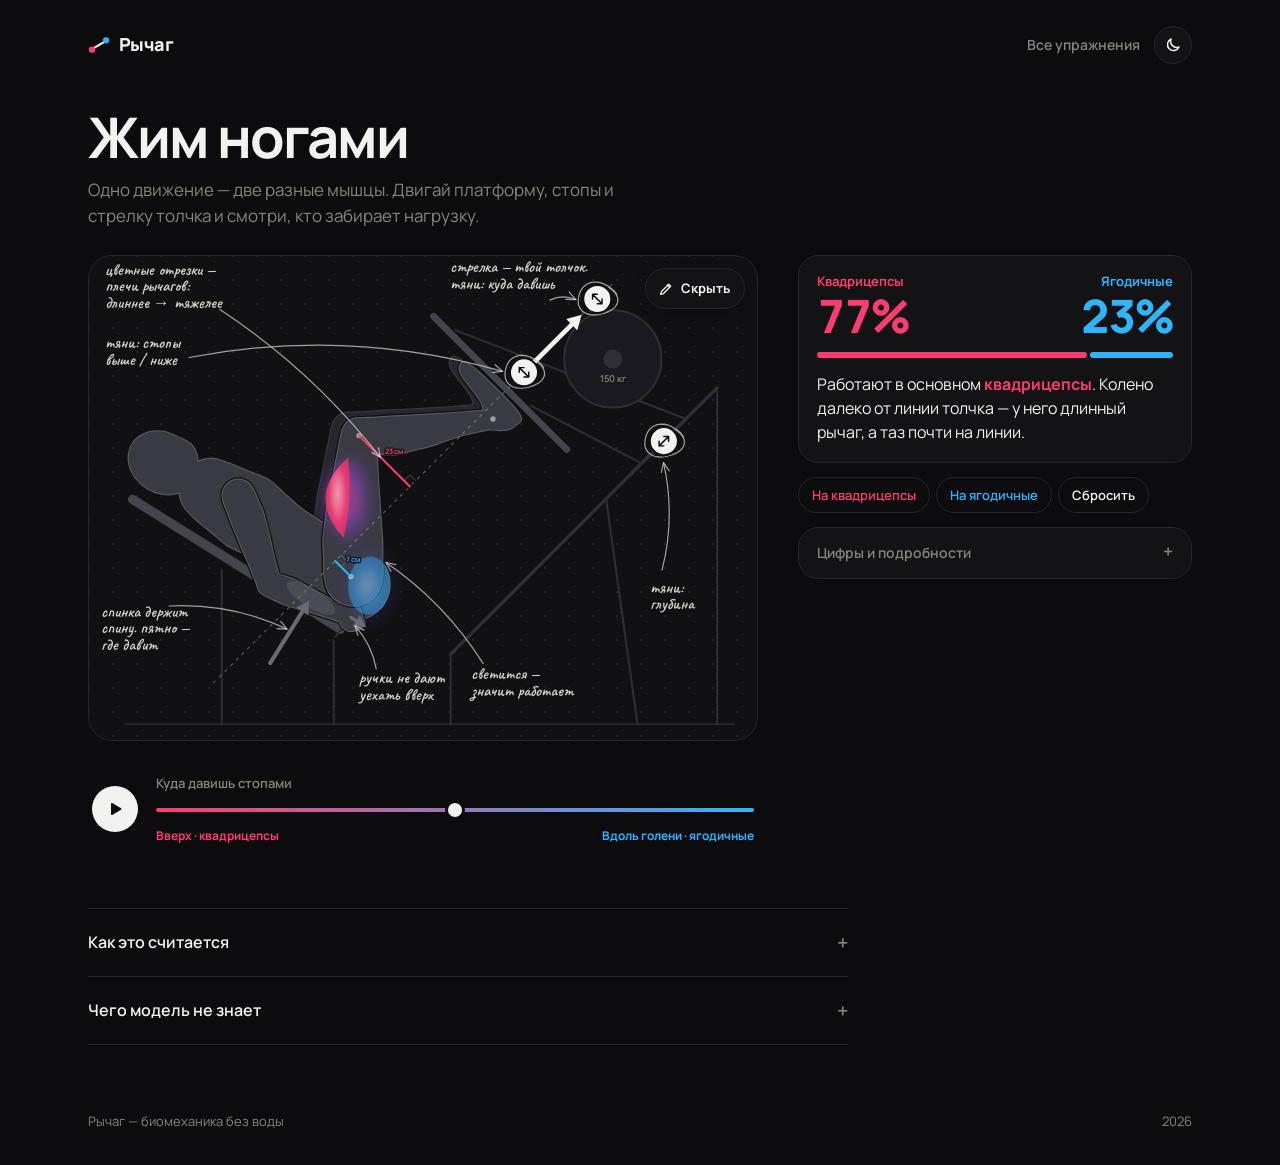
<file: exercises/leg-press.html>
<!doctype html>
<html lang="ru">
<head>
  <meta charset="utf-8">
  <meta name="theme-color" content="#0c0c0e">
  <!-- Yandex.Metrika counter: работает только на опубликованном сайте -->
  <script>
    window.track = function () {};
    if (/github\.io$/.test(location.hostname)) {
      (function(m,e,t,r,i,k,a){m[i]=m[i]||function(){(m[i].a=m[i].a||[]).push(arguments)};
      m[i].l=1*new Date();
      for (var j = 0; j < document.scripts.length; j++) {if (document.scripts[j].src === r) { return; }}
      k=e.createElement(t),a=e.getElementsByTagName(t)[0],k.async=1,k.src=r,a.parentNode.insertBefore(k,a)})
      (window, document, 'script', 'https://mc.yandex.ru/metrika/tag.js?id=114130663', 'ym');
      ym(114130663, 'init', { ssr: true, webvisor: true, clickmap: true, accurateTrackBounce: true, trackLinks: true });
      // события: какие упражнения двигают, чем пользуются
      window.track = function (goal, params) { try { ym(114130663, 'reachGoal', goal, params); } catch (e) {} };
    }
  </script>
  <!-- /Yandex.Metrika counter -->
  <script>try{if(localStorage.getItem('theme')==='light')document.documentElement.dataset.theme='light'}catch(e){}</script>
  <meta name="viewport" content="width=device-width, initial-scale=1, viewport-fit=cover">
  <title>Жим ногами — Рычаг</title>
  <meta name="description" content="Интерактивная биомеханика жима ногами: как глубина, постановка стоп и направление толчка перераспределяют нагрузку между квадрицепсами и ягодичными.">
  <link rel="preconnect" href="https://fonts.googleapis.com">
  <link rel="preconnect" href="https://fonts.gstatic.com" crossorigin>
  <link href="https://fonts.googleapis.com/css2?family=Caveat:wght@600;700&family=Manrope:wght@400;600;700;800&display=swap" rel="stylesheet">
  <link rel="stylesheet" href="../assets/css/style.css">
</head>
<body data-exercise="leg-press">
  <noscript><div><img src="https://mc.yandex.ru/watch/114130663" style="position:absolute; left:-9999px;" alt=""></div></noscript>
  <div class="wrap">
    <header class="top">
      <a class="logo" href="../index.html" aria-label="Рычаг — на главную">
        <svg class="logo-mark" viewBox="0 0 28 28" aria-hidden="true"><line x1="4" y1="20" x2="24" y2="8"/><circle cx="5" cy="20" r="4"/><circle class="m2" cx="23" cy="8" r="4"/></svg>
        Рычаг
      </a>
      <div class="top-right"><nav><a href="../index.html#exercises">Все упражнения</a></nav><button class="theme-toggle" id="themeToggle" type="button" aria-label="Включить светлую тему"><svg class="i-moon" viewBox="0 0 24 24" aria-hidden="true"><path d="M20 14.5A8 8 0 0 1 9.5 4a8 8 0 1 0 10.5 10.5z"/></svg><svg class="i-sun" viewBox="0 0 24 24" aria-hidden="true"><circle cx="12" cy="12" r="4"/><path d="M12 2v2M12 20v2M4.9 4.9l1.4 1.4M17.7 17.7l1.4 1.4M2 12h2M20 12h2M4.9 19.1l1.4-1.4M17.7 6.3l1.4-1.4"/></svg></button></div>
    </header>

    <main>
      <div class="ex-head">
        <h1>Жим ногами</h1>
        <p class="lead">Одно движение — две разные мышцы. Двигай платформу, стопы и стрелку толчка и смотри, кто забирает нагрузку.</p>
      </div>

      <div class="ex-grid">
        <section class="stage" aria-label="Модель упражнения">
          <div class="scene-box">
            <svg id="scene" role="group" aria-label="Человек в тренажёре для жима ногами, вид сбоку"></svg>
            <button class="notes-btn" id="notesToggle" type="button" aria-pressed="true">
              <svg viewBox="0 0 24 24" aria-hidden="true"><path d="M4 20l4-1 11-11-3-3L5 16l-1 4z"/><path d="M14 6l3 3"/></svg>
              <span>Скрыть подсказки</span>
            </button>
          </div>
          <ol class="pen-notes" id="penNotes" hidden></ol>
          <div class="stage-bar">
            <button class="btn-play" id="play" type="button" aria-pressed="false" aria-label="Повторения по кругу">
              <svg class="i-play" viewBox="0 0 20 20" aria-hidden="true"><path d="M5 3.5v13a1 1 0 0 0 1.5.86l11-6.5a1 1 0 0 0 0-1.72l-11-6.5A1 1 0 0 0 5 3.5z"/></svg>
              <svg class="i-pause" viewBox="0 0 20 20" aria-hidden="true"><rect x="4" y="3" width="4.5" height="14" rx="1.2"/><rect x="11.5" y="3" width="4.5" height="14" rx="1.2"/></svg>
            </button>
            <div class="push-ctl">
              <label for="ctl" id="ctlLabel"></label>
              <input type="range" id="ctl" min="0" max="100" step="0.5" value="50">
              <div class="range-labels"><span id="ctlLeft"></span><span id="ctlRight"></span></div>
            </div>
          </div>
        </section>

        <aside class="panel" aria-live="polite">
          <div class="card summary">
            <div class="shares" id="shares"></div>
            <div class="split-bar" id="bar" aria-hidden="true"></div>
            <ul class="notes" id="notes"></ul>
          </div>
          <div class="warn" id="warn" hidden></div>
          <div class="presets" id="presets"></div>
          <details class="more card">
            <summary>Цифры и подробности</summary>
            <dl class="nums" id="nums"></dl>
            <ul class="notes notes-more" id="notesMore"></ul>
          </details>
        </aside>
      </div>

      <section class="explain">
        <details>
          <summary>Как это считается</summary>
          <div class="body">
            <p><b>Модель плоская, вид сбоку.</b> Кости жёсткие, движение медленное, поэтому инерцию не учитываем.</p>
            <p><b>Сила вдоль салазок всегда одна.</b> Платформа ездит только по направляющей, поэтому вдоль хода ты всегда давишь с силой, равной весу 150 кг × sin 45° ≈ 1040 Н. Поперёк платформы силу держит трение подошвы: толчок можно наклонить, но не сильнее, чем позволяет трение.</p>
            <p><b>Работа мышцы = сила × плечо рычага.</b> Плечо — перпендикуляр от сустава до линии толчка (цветные отрезки на картинке). Чем дальше колено от линии, тем больше работы квадрицепсам. Чем дальше таз — тем больше ягодичным.</p>
            <p><b>«Ягодичные» здесь — все разгибатели тазобедренного сустава.</b> Задняя поверхность бедра и большая приводящая тоже помогают. Икры и стабилизаторы не считаем.</p>
          </div>
        </details>
        <details>
          <summary>Чего модель не знает</summary>
          <div class="body">
            <p>Она не видит твою анатомию, длину бёдер и мобильность. Это схема, которая показывает принцип — <b>куда смещается нагрузка</b>, а не точные цифры. Если что-то болит — это повод к врачу, а не к ползунку.</p>
          </div>
        </details>
      </section>
    </main>

    <footer class="foot">
      <span>Рычаг — биомеханика без воды</span>
      <span>2026</span>
    </footer>
  </div>

  <script src="../assets/js/theme.js" defer></script>
  <script src="../assets/js/bio.js" defer></script>
  <script src="../assets/js/scene.js" defer></script>
  <script src="../assets/js/leg-press.js" defer></script>
  <script src="../assets/js/exercise-page.js" defer></script>
</body>
</html>
</file>
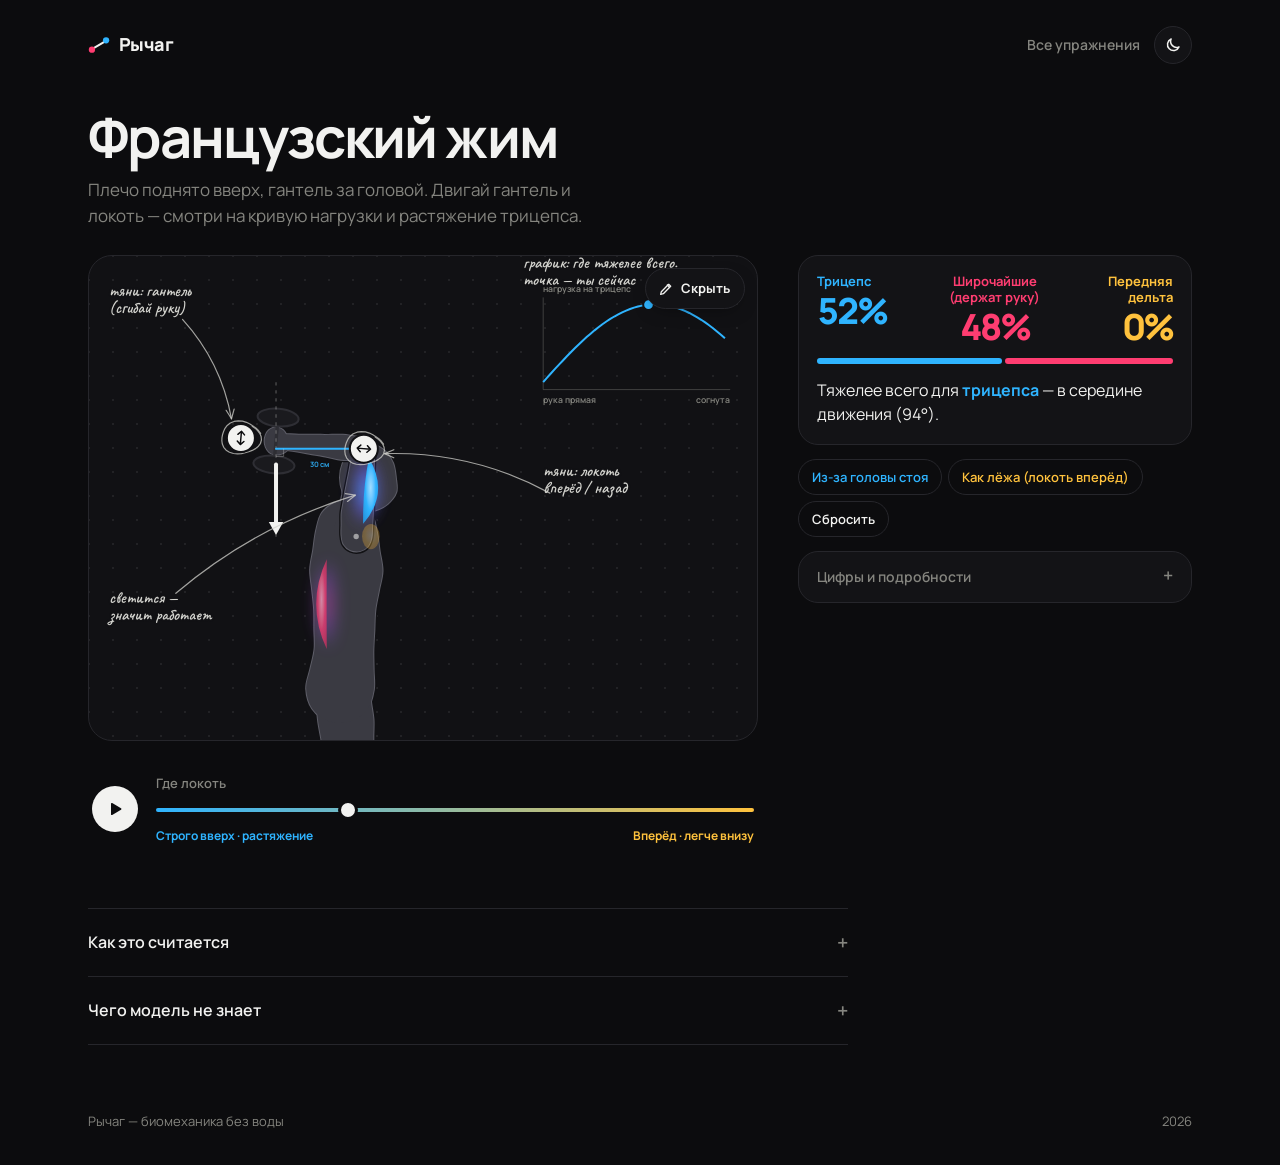
<file: exercises/overhead-extension.html>
<!doctype html>
<html lang="ru">
<head>
  <meta charset="utf-8">
  <meta name="theme-color" content="#0c0c0e">
  <!-- Yandex.Metrika counter: работает только на опубликованном сайте -->
  <script>
    window.track = function () {};
    if (/github\.io$/.test(location.hostname)) {
      (function(m,e,t,r,i,k,a){m[i]=m[i]||function(){(m[i].a=m[i].a||[]).push(arguments)};
      m[i].l=1*new Date();
      for (var j = 0; j < document.scripts.length; j++) {if (document.scripts[j].src === r) { return; }}
      k=e.createElement(t),a=e.getElementsByTagName(t)[0],k.async=1,k.src=r,a.parentNode.insertBefore(k,a)})
      (window, document, 'script', 'https://mc.yandex.ru/metrika/tag.js?id=114130663', 'ym');
      ym(114130663, 'init', { ssr: true, webvisor: true, clickmap: true, accurateTrackBounce: true, trackLinks: true });
      // события: какие упражнения двигают, чем пользуются
      window.track = function (goal, params) { try { ym(114130663, 'reachGoal', goal, params); } catch (e) {} };
    }
  </script>
  <!-- /Yandex.Metrika counter -->
  <script>try{if(localStorage.getItem('theme')==='light')document.documentElement.dataset.theme='light'}catch(e){}</script>
  <meta name="viewport" content="width=device-width, initial-scale=1, viewport-fit=cover">
  <title>Французский жим — Рычаг</title>
  <meta name="description" content="Интерактивная биомеханика французского жима: почему разгибание из-за головы сильнее всего растягивает длинную головку трицепса.">
  <link rel="preconnect" href="https://fonts.googleapis.com">
  <link rel="preconnect" href="https://fonts.gstatic.com" crossorigin>
  <link href="https://fonts.googleapis.com/css2?family=Caveat:wght@600;700&family=Manrope:wght@400;600;700;800&display=swap" rel="stylesheet">
  <link rel="stylesheet" href="../assets/css/style.css">
</head>
<body data-exercise="overhead-extension">
  <noscript><div><img src="https://mc.yandex.ru/watch/114130663" style="position:absolute; left:-9999px;" alt=""></div></noscript>
  <div class="wrap">
    <header class="top">
      <a class="logo" href="../index.html" aria-label="Рычаг — на главную">
        <svg class="logo-mark" viewBox="0 0 28 28" aria-hidden="true"><line x1="4" y1="20" x2="24" y2="8"/><circle cx="5" cy="20" r="4"/><circle class="m2" cx="23" cy="8" r="4"/></svg>
        Рычаг
      </a>
      <div class="top-right"><nav><a href="../index.html#exercises">Все упражнения</a></nav><button class="theme-toggle" id="themeToggle" type="button" aria-label="Включить светлую тему"><svg class="i-moon" viewBox="0 0 24 24" aria-hidden="true"><path d="M20 14.5A8 8 0 0 1 9.5 4a8 8 0 1 0 10.5 10.5z"/></svg><svg class="i-sun" viewBox="0 0 24 24" aria-hidden="true"><circle cx="12" cy="12" r="4"/><path d="M12 2v2M12 20v2M4.9 4.9l1.4 1.4M17.7 17.7l1.4 1.4M2 12h2M20 12h2M4.9 19.1l1.4-1.4M17.7 6.3l1.4-1.4"/></svg></button></div>
    </header>

    <main>
      <div class="ex-head">
        <h1>Французский жим</h1>
        <p class="lead">Плечо поднято вверх, гантель за головой. Двигай гантель и локоть — смотри на кривую нагрузки и растяжение трицепса.</p>
      </div>

      <div class="ex-grid">
        <section class="stage" aria-label="Модель упражнения">
          <div class="scene-box">
            <svg id="scene" role="group" aria-label="Человек разгибает руку с гантелью из-за головы, вид сбоку"></svg>
            <button class="notes-btn" id="notesToggle" type="button" aria-pressed="true">
              <svg viewBox="0 0 24 24" aria-hidden="true"><path d="M4 20l4-1 11-11-3-3L5 16l-1 4z"/><path d="M14 6l3 3"/></svg>
              <span>Скрыть подсказки</span>
            </button>
          </div>
          <ol class="pen-notes" id="penNotes" hidden></ol>
          <div class="stage-bar">
            <button class="btn-play" id="play" type="button" aria-pressed="false" aria-label="Повторения по кругу">
              <svg class="i-play" viewBox="0 0 20 20" aria-hidden="true"><path d="M5 3.5v13a1 1 0 0 0 1.5.86l11-6.5a1 1 0 0 0 0-1.72l-11-6.5A1 1 0 0 0 5 3.5z"/></svg>
              <svg class="i-pause" viewBox="0 0 20 20" aria-hidden="true"><rect x="4" y="3" width="4.5" height="14" rx="1.2"/><rect x="11.5" y="3" width="4.5" height="14" rx="1.2"/></svg>
            </button>
            <div class="push-ctl">
              <label for="ctl" id="ctlLabel"></label>
              <input type="range" id="ctl" min="0" max="100" step="0.5" value="50">
              <div class="range-labels"><span id="ctlLeft"></span><span id="ctlRight"></span></div>
            </div>
          </div>
        </section>

        <aside class="panel" aria-live="polite">
          <div class="card summary">
            <div class="shares" id="shares"></div>
            <div class="split-bar" id="bar" aria-hidden="true"></div>
            <ul class="notes" id="notes"></ul>
          </div>
          <div class="warn" id="warn" hidden></div>
          <div class="presets" id="presets"></div>
          <details class="more card">
            <summary>Цифры и подробности</summary>
            <dl class="nums" id="nums"></dl>
            <ul class="notes notes-more" id="notesMore"></ul>
          </details>
        </aside>
      </div>

      <section class="explain">
        <details>
          <summary>Как это считается</summary>
          <div class="body">
            <p><b>Работа трицепса = вес × горизонтальное расстояние от локтя до гантели.</b> Максимум — когда предплечье горизонтально.</p>
            <p><b>Плечо над головой</b> растягивает длинную головку трицепса: она крепится к лопатке. Поэтому из-за головы трицепс работает в растянутом положении — то, чего нет в разгибаниях у блока.</p>
            <p><b>Локоть вперёд</b> — похоже на французский жим лёжа: растяжение меньше, пик нагрузки сдвигается.</p>
            <p>Вес гантели в модели 12 кг.</p>
          </div>
        </details>
        <details>
          <summary>Чего модель не знает</summary>
          <div class="body">
            <p>Она не видит твою анатомию, длину бёдер и мобильность. Это схема, которая показывает принцип — <b>куда смещается нагрузка</b>, а не точные цифры. Если что-то болит — это повод к врачу, а не к ползунку.</p>
          </div>
        </details>
      </section>
    </main>

    <footer class="foot">
      <span>Рычаг — биомеханика без воды</span>
      <span>2026</span>
    </footer>
  </div>

  <script src="../assets/js/theme.js" defer></script>
  <script src="../assets/js/bio.js" defer></script>
  <script src="../assets/js/scene.js" defer></script>
  <script src="../assets/js/overhead-extension.js" defer></script>
  <script src="../assets/js/exercise-page.js" defer></script>
</body>
</html>
</file>
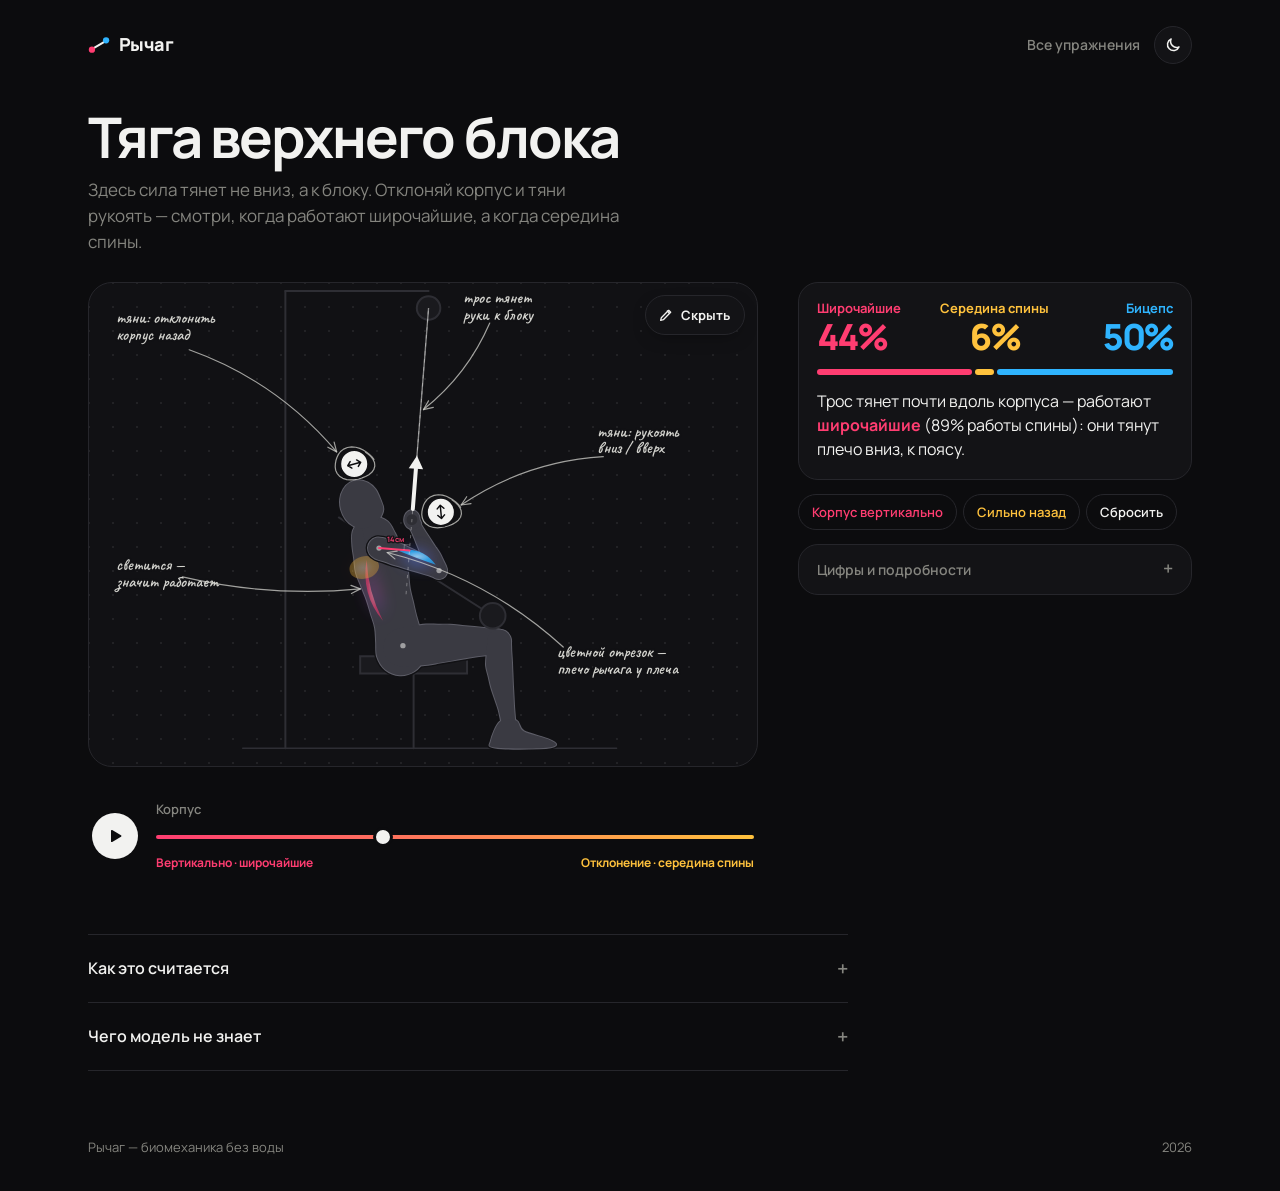
<file: exercises/pulldown.html>
<!doctype html>
<html lang="ru">
<head>
  <meta charset="utf-8">
  <meta name="theme-color" content="#0c0c0e">
  <!-- Yandex.Metrika counter: работает только на опубликованном сайте -->
  <script>
    window.track = function () {};
    if (/github\.io$/.test(location.hostname)) {
      (function(m,e,t,r,i,k,a){m[i]=m[i]||function(){(m[i].a=m[i].a||[]).push(arguments)};
      m[i].l=1*new Date();
      for (var j = 0; j < document.scripts.length; j++) {if (document.scripts[j].src === r) { return; }}
      k=e.createElement(t),a=e.getElementsByTagName(t)[0],k.async=1,k.src=r,a.parentNode.insertBefore(k,a)})
      (window, document, 'script', 'https://mc.yandex.ru/metrika/tag.js?id=114130663', 'ym');
      ym(114130663, 'init', { ssr: true, webvisor: true, clickmap: true, accurateTrackBounce: true, trackLinks: true });
      // события: какие упражнения двигают, чем пользуются
      window.track = function (goal, params) { try { ym(114130663, 'reachGoal', goal, params); } catch (e) {} };
    }
  </script>
  <!-- /Yandex.Metrika counter -->
  <script>try{if(localStorage.getItem('theme')==='light')document.documentElement.dataset.theme='light'}catch(e){}</script>
  <meta name="viewport" content="width=device-width, initial-scale=1, viewport-fit=cover">
  <title>Тяга верхнего блока — Рычаг</title>
  <meta name="description" content="Интерактивная биомеханика тяги верхнего блока: как отклонение корпуса делит работу между широчайшими, серединой спины и бицепсом.">
  <link rel="preconnect" href="https://fonts.googleapis.com">
  <link rel="preconnect" href="https://fonts.gstatic.com" crossorigin>
  <link href="https://fonts.googleapis.com/css2?family=Caveat:wght@600;700&family=Manrope:wght@400;600;700;800&display=swap" rel="stylesheet">
  <link rel="stylesheet" href="../assets/css/style.css">
</head>
<body data-exercise="pulldown">
  <noscript><div><img src="https://mc.yandex.ru/watch/114130663" style="position:absolute; left:-9999px;" alt=""></div></noscript>
  <div class="wrap">
    <header class="top">
      <a class="logo" href="../index.html" aria-label="Рычаг — на главную">
        <svg class="logo-mark" viewBox="0 0 28 28" aria-hidden="true"><line x1="4" y1="20" x2="24" y2="8"/><circle cx="5" cy="20" r="4"/><circle class="m2" cx="23" cy="8" r="4"/></svg>
        Рычаг
      </a>
      <div class="top-right"><nav><a href="../index.html#exercises">Все упражнения</a></nav><button class="theme-toggle" id="themeToggle" type="button" aria-label="Включить светлую тему"><svg class="i-moon" viewBox="0 0 24 24" aria-hidden="true"><path d="M20 14.5A8 8 0 0 1 9.5 4a8 8 0 1 0 10.5 10.5z"/></svg><svg class="i-sun" viewBox="0 0 24 24" aria-hidden="true"><circle cx="12" cy="12" r="4"/><path d="M12 2v2M12 20v2M4.9 4.9l1.4 1.4M17.7 17.7l1.4 1.4M2 12h2M20 12h2M4.9 19.1l1.4-1.4M17.7 6.3l1.4-1.4"/></svg></button></div>
    </header>

    <main>
      <div class="ex-head">
        <h1>Тяга верхнего блока</h1>
        <p class="lead">Здесь сила тянет не вниз, а к блоку. Отклоняй корпус и тяни рукоять — смотри, когда работают широчайшие, а когда середина спины.</p>
      </div>

      <div class="ex-grid">
        <section class="stage" aria-label="Модель упражнения">
          <div class="scene-box">
            <svg id="scene" role="group" aria-label="Человек выполняет тягу верхнего блока сидя, вид сбоку"></svg>
            <button class="notes-btn" id="notesToggle" type="button" aria-pressed="true">
              <svg viewBox="0 0 24 24" aria-hidden="true"><path d="M4 20l4-1 11-11-3-3L5 16l-1 4z"/><path d="M14 6l3 3"/></svg>
              <span>Скрыть подсказки</span>
            </button>
          </div>
          <ol class="pen-notes" id="penNotes" hidden></ol>
          <div class="stage-bar">
            <button class="btn-play" id="play" type="button" aria-pressed="false" aria-label="Повторения по кругу">
              <svg class="i-play" viewBox="0 0 20 20" aria-hidden="true"><path d="M5 3.5v13a1 1 0 0 0 1.5.86l11-6.5a1 1 0 0 0 0-1.72l-11-6.5A1 1 0 0 0 5 3.5z"/></svg>
              <svg class="i-pause" viewBox="0 0 20 20" aria-hidden="true"><rect x="4" y="3" width="4.5" height="14" rx="1.2"/><rect x="11.5" y="3" width="4.5" height="14" rx="1.2"/></svg>
            </button>
            <div class="push-ctl">
              <label for="ctl" id="ctlLabel"></label>
              <input type="range" id="ctl" min="0" max="100" step="0.5" value="50">
              <div class="range-labels"><span id="ctlLeft"></span><span id="ctlRight"></span></div>
            </div>
          </div>
        </section>

        <aside class="panel" aria-live="polite">
          <div class="card summary">
            <div class="shares" id="shares"></div>
            <div class="split-bar" id="bar" aria-hidden="true"></div>
            <ul class="notes" id="notes"></ul>
          </div>
          <div class="warn" id="warn" hidden></div>
          <div class="presets" id="presets"></div>
          <details class="more card">
            <summary>Цифры и подробности</summary>
            <dl class="nums" id="nums"></dl>
            <ul class="notes notes-more" id="notesMore"></ul>
          </details>
        </aside>
      </div>

      <section class="explain">
        <details>
          <summary>Как это считается</summary>
          <div class="body">
            <p><b>Сила направлена по тросу</b> — к блоку над головой. Плечо рычага у плечевого сустава — перпендикуляр от сустава до троса.</p>
            <p><b>Широчайшие</b> тянут плечо вниз вдоль корпуса. <b>Середина спины</b> (ромбовидные, средняя трапеция) сводит лопатки, когда тяга идёт поперёк корпуса. В модели работа спины делится между ними по углу между тросом и корпусом — это упрощение.</p>
            <p><b>Бицепс</b> держит согнутый локоть, пока трос пытается его разогнуть.</p>
            <p>Вес в модели 50 кг.</p>
          </div>
        </details>
        <details>
          <summary>Чего модель не знает</summary>
          <div class="body">
            <p>Она не видит твою анатомию, длину бёдер и мобильность. Это схема, которая показывает принцип — <b>куда смещается нагрузка</b>, а не точные цифры. Если что-то болит — это повод к врачу, а не к ползунку.</p>
          </div>
        </details>
      </section>
    </main>

    <footer class="foot">
      <span>Рычаг — биомеханика без воды</span>
      <span>2026</span>
    </footer>
  </div>

  <script src="../assets/js/theme.js" defer></script>
  <script src="../assets/js/bio.js" defer></script>
  <script src="../assets/js/scene.js" defer></script>
  <script src="../assets/js/pulldown.js" defer></script>
  <script src="../assets/js/exercise-page.js" defer></script>
</body>
</html>
</file>
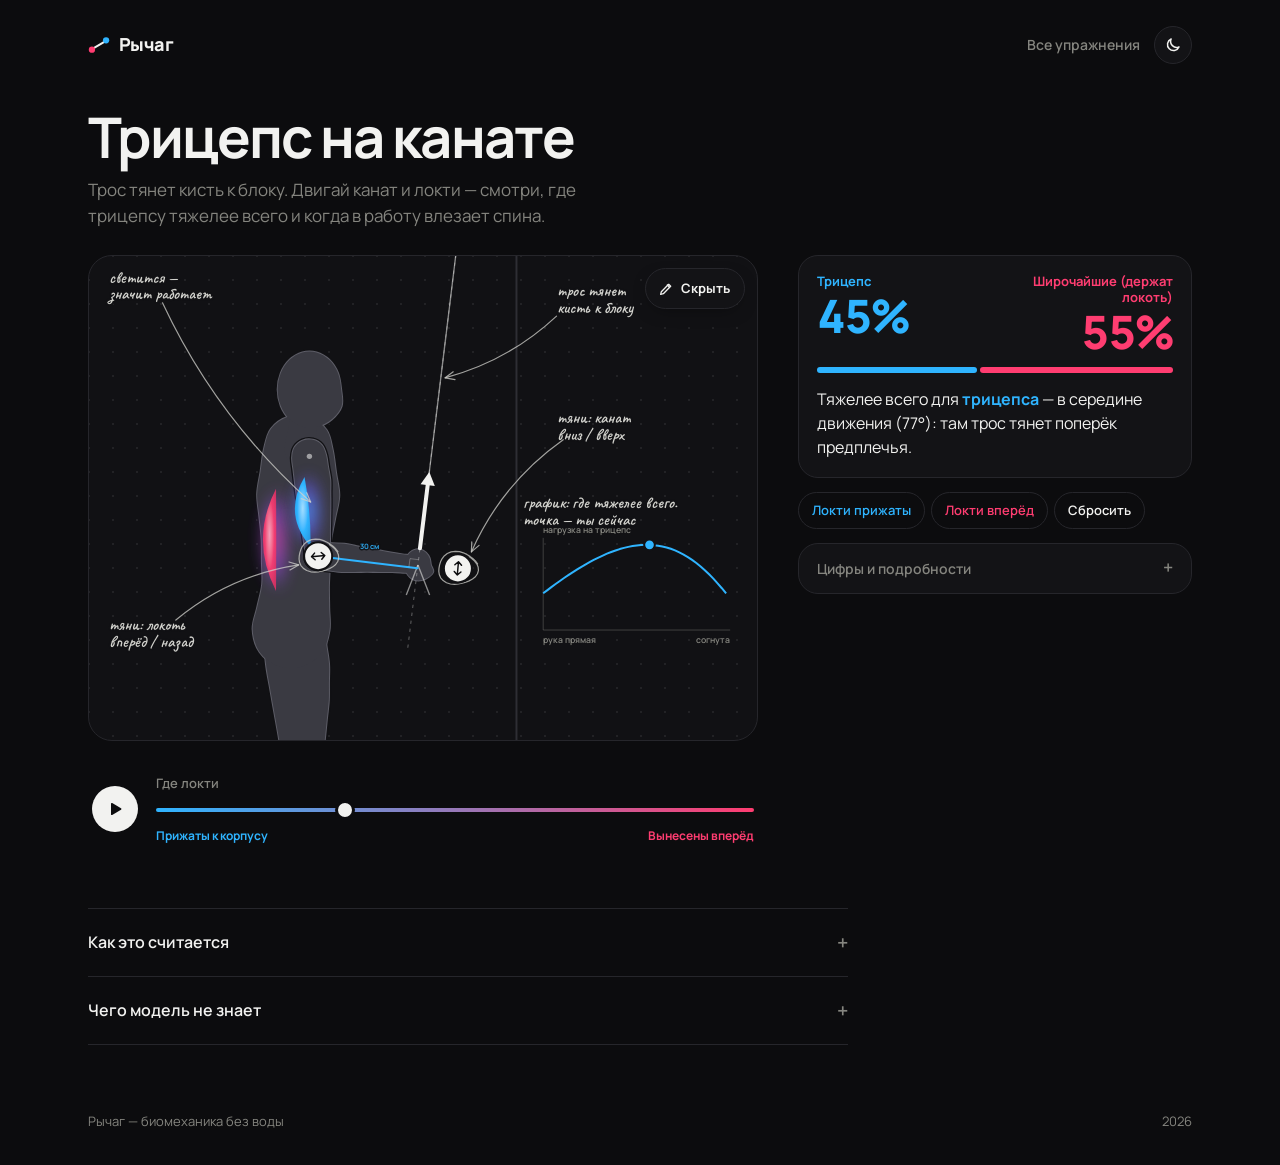
<file: exercises/pushdown.html>
<!doctype html>
<html lang="ru">
<head>
  <meta charset="utf-8">
  <meta name="theme-color" content="#0c0c0e">
  <!-- Yandex.Metrika counter: работает только на опубликованном сайте -->
  <script>
    window.track = function () {};
    if (/github\.io$/.test(location.hostname)) {
      (function(m,e,t,r,i,k,a){m[i]=m[i]||function(){(m[i].a=m[i].a||[]).push(arguments)};
      m[i].l=1*new Date();
      for (var j = 0; j < document.scripts.length; j++) {if (document.scripts[j].src === r) { return; }}
      k=e.createElement(t),a=e.getElementsByTagName(t)[0],k.async=1,k.src=r,a.parentNode.insertBefore(k,a)})
      (window, document, 'script', 'https://mc.yandex.ru/metrika/tag.js?id=114130663', 'ym');
      ym(114130663, 'init', { ssr: true, webvisor: true, clickmap: true, accurateTrackBounce: true, trackLinks: true });
      // события: какие упражнения двигают, чем пользуются
      window.track = function (goal, params) { try { ym(114130663, 'reachGoal', goal, params); } catch (e) {} };
    }
  </script>
  <!-- /Yandex.Metrika counter -->
  <script>try{if(localStorage.getItem('theme')==='light')document.documentElement.dataset.theme='light'}catch(e){}</script>
  <meta name="viewport" content="width=device-width, initial-scale=1, viewport-fit=cover">
  <title>Трицепс на канате — Рычаг</title>
  <meta name="description" content="Интерактивная биомеханика разгибаний на трицепс у верхнего блока: где нагрузка максимальна и зачем держать локти у корпуса.">
  <link rel="preconnect" href="https://fonts.googleapis.com">
  <link rel="preconnect" href="https://fonts.gstatic.com" crossorigin>
  <link href="https://fonts.googleapis.com/css2?family=Caveat:wght@600;700&family=Manrope:wght@400;600;700;800&display=swap" rel="stylesheet">
  <link rel="stylesheet" href="../assets/css/style.css">
</head>
<body data-exercise="pushdown">
  <noscript><div><img src="https://mc.yandex.ru/watch/114130663" style="position:absolute; left:-9999px;" alt=""></div></noscript>
  <div class="wrap">
    <header class="top">
      <a class="logo" href="../index.html" aria-label="Рычаг — на главную">
        <svg class="logo-mark" viewBox="0 0 28 28" aria-hidden="true"><line x1="4" y1="20" x2="24" y2="8"/><circle cx="5" cy="20" r="4"/><circle class="m2" cx="23" cy="8" r="4"/></svg>
        Рычаг
      </a>
      <div class="top-right"><nav><a href="../index.html#exercises">Все упражнения</a></nav><button class="theme-toggle" id="themeToggle" type="button" aria-label="Включить светлую тему"><svg class="i-moon" viewBox="0 0 24 24" aria-hidden="true"><path d="M20 14.5A8 8 0 0 1 9.5 4a8 8 0 1 0 10.5 10.5z"/></svg><svg class="i-sun" viewBox="0 0 24 24" aria-hidden="true"><circle cx="12" cy="12" r="4"/><path d="M12 2v2M12 20v2M4.9 4.9l1.4 1.4M17.7 17.7l1.4 1.4M2 12h2M20 12h2M4.9 19.1l1.4-1.4M17.7 6.3l1.4-1.4"/></svg></button></div>
    </header>

    <main>
      <div class="ex-head">
        <h1>Трицепс на канате</h1>
        <p class="lead">Трос тянет кисть к блоку. Двигай канат и локти — смотри, где трицепсу тяжелее всего и когда в работу влезает спина.</p>
      </div>

      <div class="ex-grid">
        <section class="stage" aria-label="Модель упражнения">
          <div class="scene-box">
            <svg id="scene" role="group" aria-label="Человек разгибает руки на трицепс с канатом у верхнего блока, вид сбоку"></svg>
            <button class="notes-btn" id="notesToggle" type="button" aria-pressed="true">
              <svg viewBox="0 0 24 24" aria-hidden="true"><path d="M4 20l4-1 11-11-3-3L5 16l-1 4z"/><path d="M14 6l3 3"/></svg>
              <span>Скрыть подсказки</span>
            </button>
          </div>
          <ol class="pen-notes" id="penNotes" hidden></ol>
          <div class="stage-bar">
            <button class="btn-play" id="play" type="button" aria-pressed="false" aria-label="Повторения по кругу">
              <svg class="i-play" viewBox="0 0 20 20" aria-hidden="true"><path d="M5 3.5v13a1 1 0 0 0 1.5.86l11-6.5a1 1 0 0 0 0-1.72l-11-6.5A1 1 0 0 0 5 3.5z"/></svg>
              <svg class="i-pause" viewBox="0 0 20 20" aria-hidden="true"><rect x="4" y="3" width="4.5" height="14" rx="1.2"/><rect x="11.5" y="3" width="4.5" height="14" rx="1.2"/></svg>
            </button>
            <div class="push-ctl">
              <label for="ctl" id="ctlLabel"></label>
              <input type="range" id="ctl" min="0" max="100" step="0.5" value="50">
              <div class="range-labels"><span id="ctlLeft"></span><span id="ctlRight"></span></div>
            </div>
          </div>
        </section>

        <aside class="panel" aria-live="polite">
          <div class="card summary">
            <div class="shares" id="shares"></div>
            <div class="split-bar" id="bar" aria-hidden="true"></div>
            <ul class="notes" id="notes"></ul>
          </div>
          <div class="warn" id="warn" hidden></div>
          <div class="presets" id="presets"></div>
          <details class="more card">
            <summary>Цифры и подробности</summary>
            <dl class="nums" id="nums"></dl>
            <ul class="notes notes-more" id="notesMore"></ul>
          </details>
        </aside>
      </div>

      <section class="explain">
        <details>
          <summary>Как это считается</summary>
          <div class="body">
            <p><b>Сила направлена по тросу</b> — к блоку. Работа трицепса = натяжение × плечо: перпендикуляр от локтя до троса.</p>
            <p><b>Локти прижаты</b> — плечо неподвижно, работает только трицепс. <b>Локти вперёд</b> — трос тянет плечо вверх, и широчайшие держат его, помогая движению.</p>
            <p>Вес в модели 15 кг.</p>
          </div>
        </details>
        <details>
          <summary>Чего модель не знает</summary>
          <div class="body">
            <p>Она не видит твою анатомию, длину бёдер и мобильность. Это схема, которая показывает принцип — <b>куда смещается нагрузка</b>, а не точные цифры. Если что-то болит — это повод к врачу, а не к ползунку.</p>
          </div>
        </details>
      </section>
    </main>

    <footer class="foot">
      <span>Рычаг — биомеханика без воды</span>
      <span>2026</span>
    </footer>
  </div>

  <script src="../assets/js/theme.js" defer></script>
  <script src="../assets/js/bio.js" defer></script>
  <script src="../assets/js/scene.js" defer></script>
  <script src="../assets/js/pushdown.js" defer></script>
  <script src="../assets/js/exercise-page.js" defer></script>
</body>
</html>
</file>
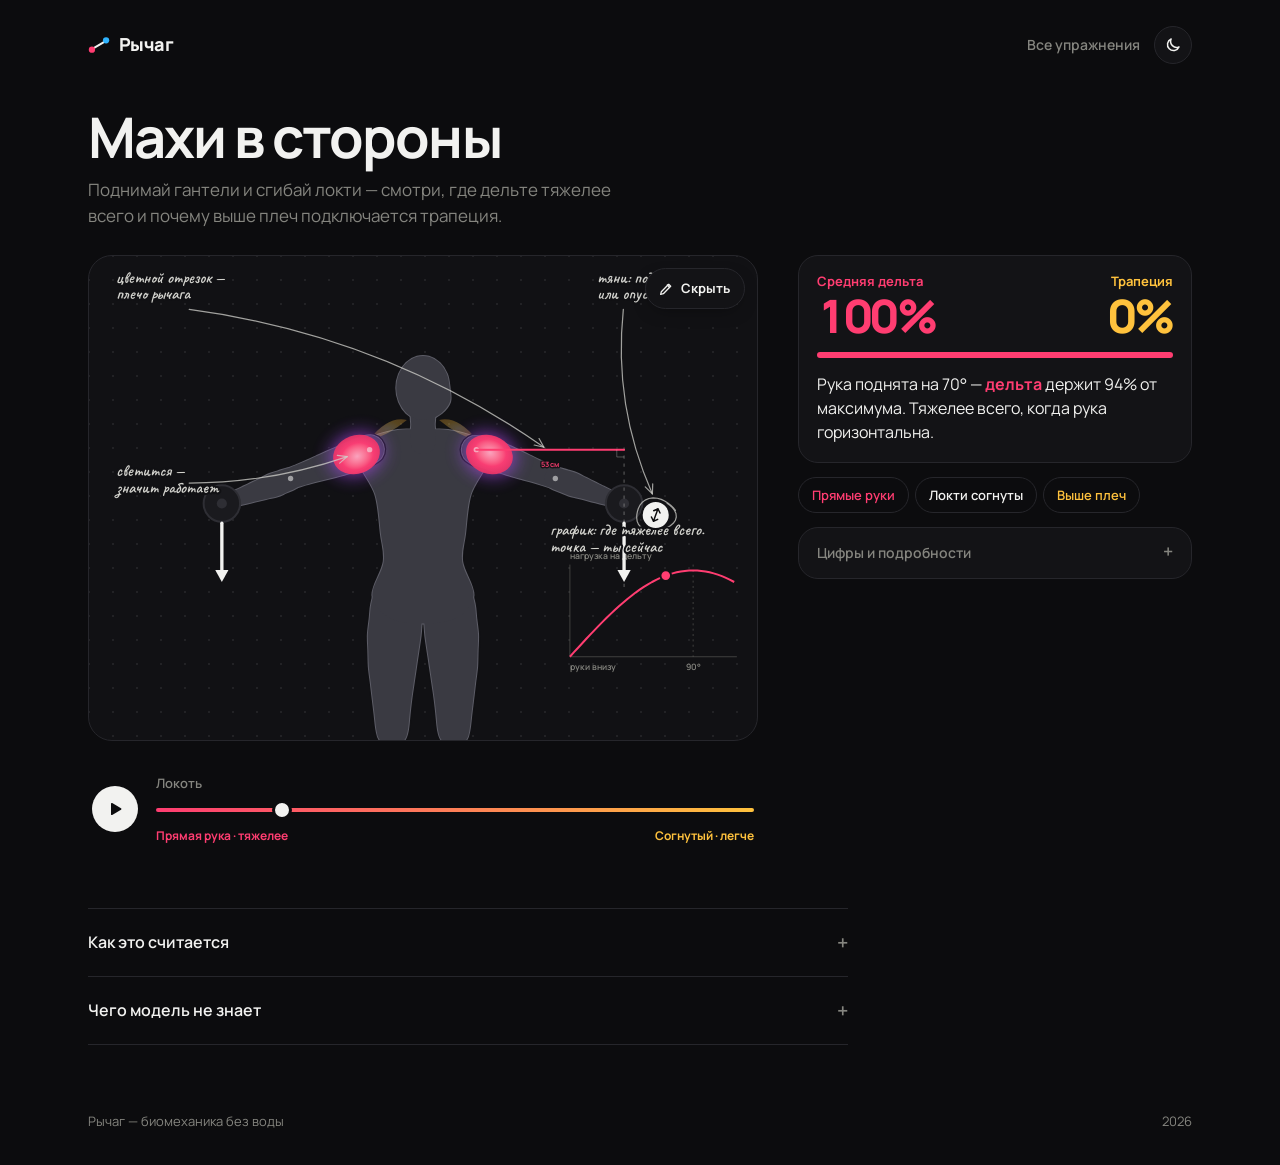
<file: exercises/raise.html>
<!doctype html>
<html lang="ru">
<head>
  <meta charset="utf-8">
  <meta name="theme-color" content="#0c0c0e">
  <!-- Yandex.Metrika counter: работает только на опубликованном сайте -->
  <script>
    window.track = function () {};
    if (/github\.io$/.test(location.hostname)) {
      (function(m,e,t,r,i,k,a){m[i]=m[i]||function(){(m[i].a=m[i].a||[]).push(arguments)};
      m[i].l=1*new Date();
      for (var j = 0; j < document.scripts.length; j++) {if (document.scripts[j].src === r) { return; }}
      k=e.createElement(t),a=e.getElementsByTagName(t)[0],k.async=1,k.src=r,a.parentNode.insertBefore(k,a)})
      (window, document, 'script', 'https://mc.yandex.ru/metrika/tag.js?id=114130663', 'ym');
      ym(114130663, 'init', { ssr: true, webvisor: true, clickmap: true, accurateTrackBounce: true, trackLinks: true });
      // события: какие упражнения двигают, чем пользуются
      window.track = function (goal, params) { try { ym(114130663, 'reachGoal', goal, params); } catch (e) {} };
    }
  </script>
  <!-- /Yandex.Metrika counter -->
  <script>try{if(localStorage.getItem('theme')==='light')document.documentElement.dataset.theme='light'}catch(e){}</script>
  <meta name="viewport" content="width=device-width, initial-scale=1, viewport-fit=cover">
  <title>Махи в стороны — Рычаг</title>
  <meta name="description" content="Интерактивная биомеханика махов гантелями в стороны: где упражнение тяжелее всего и почему согнутый локоть облегчает вес.">
  <link rel="preconnect" href="https://fonts.googleapis.com">
  <link rel="preconnect" href="https://fonts.gstatic.com" crossorigin>
  <link href="https://fonts.googleapis.com/css2?family=Caveat:wght@600;700&family=Manrope:wght@400;600;700;800&display=swap" rel="stylesheet">
  <link rel="stylesheet" href="../assets/css/style.css">
</head>
<body data-exercise="raise">
  <noscript><div><img src="https://mc.yandex.ru/watch/114130663" style="position:absolute; left:-9999px;" alt=""></div></noscript>
  <div class="wrap">
    <header class="top">
      <a class="logo" href="../index.html" aria-label="Рычаг — на главную">
        <svg class="logo-mark" viewBox="0 0 28 28" aria-hidden="true"><line x1="4" y1="20" x2="24" y2="8"/><circle cx="5" cy="20" r="4"/><circle class="m2" cx="23" cy="8" r="4"/></svg>
        Рычаг
      </a>
      <div class="top-right"><nav><a href="../index.html#exercises">Все упражнения</a></nav><button class="theme-toggle" id="themeToggle" type="button" aria-label="Включить светлую тему"><svg class="i-moon" viewBox="0 0 24 24" aria-hidden="true"><path d="M20 14.5A8 8 0 0 1 9.5 4a8 8 0 1 0 10.5 10.5z"/></svg><svg class="i-sun" viewBox="0 0 24 24" aria-hidden="true"><circle cx="12" cy="12" r="4"/><path d="M12 2v2M12 20v2M4.9 4.9l1.4 1.4M17.7 17.7l1.4 1.4M2 12h2M20 12h2M4.9 19.1l1.4-1.4M17.7 6.3l1.4-1.4"/></svg></button></div>
    </header>

    <main>
      <div class="ex-head">
        <h1>Махи в стороны</h1>
        <p class="lead">Поднимай гантели и сгибай локти — смотри, где дельте тяжелее всего и почему выше плеч подключается трапеция.</p>
      </div>

      <div class="ex-grid">
        <section class="stage" aria-label="Модель упражнения">
          <div class="scene-box">
            <svg id="scene" role="group" aria-label="Человек поднимает гантели через стороны, вид спереди"></svg>
            <button class="notes-btn" id="notesToggle" type="button" aria-pressed="true">
              <svg viewBox="0 0 24 24" aria-hidden="true"><path d="M4 20l4-1 11-11-3-3L5 16l-1 4z"/><path d="M14 6l3 3"/></svg>
              <span>Скрыть подсказки</span>
            </button>
          </div>
          <ol class="pen-notes" id="penNotes" hidden></ol>
          <div class="stage-bar">
            <button class="btn-play" id="play" type="button" aria-pressed="false" aria-label="Повторения по кругу">
              <svg class="i-play" viewBox="0 0 20 20" aria-hidden="true"><path d="M5 3.5v13a1 1 0 0 0 1.5.86l11-6.5a1 1 0 0 0 0-1.72l-11-6.5A1 1 0 0 0 5 3.5z"/></svg>
              <svg class="i-pause" viewBox="0 0 20 20" aria-hidden="true"><rect x="4" y="3" width="4.5" height="14" rx="1.2"/><rect x="11.5" y="3" width="4.5" height="14" rx="1.2"/></svg>
            </button>
            <div class="push-ctl">
              <label for="ctl" id="ctlLabel"></label>
              <input type="range" id="ctl" min="0" max="100" step="0.5" value="50">
              <div class="range-labels"><span id="ctlLeft"></span><span id="ctlRight"></span></div>
            </div>
          </div>
        </section>

        <aside class="panel" aria-live="polite">
          <div class="card summary">
            <div class="shares" id="shares"></div>
            <div class="split-bar" id="bar" aria-hidden="true"></div>
            <ul class="notes" id="notes"></ul>
          </div>
          <div class="warn" id="warn" hidden></div>
          <div class="presets" id="presets"></div>
          <details class="more card">
            <summary>Цифры и подробности</summary>
            <dl class="nums" id="nums"></dl>
            <ul class="notes notes-more" id="notesMore"></ul>
          </details>
        </aside>
      </div>

      <section class="explain">
        <details>
          <summary>Как это считается</summary>
          <div class="body">
            <p><b>Вид спереди.</b> Сила тяжести тянет гантель вниз, плечо рычага — горизонтальное расстояние от плечевого сустава до гантели. Максимум — когда рука горизонтальна.</p>
            <p><b>Согнутый локоть</b> уводит предплечье вперёд, и гантель оказывается ближе к плечу — рычаг короче, вес ощущается легче.</p>
            <p><b>Трапеция</b> поворачивает лопатку вверх, без этого руку выше плеч не поднять. Её доля в модели приближённая: она подключается после 70° и растёт к 110°.</p>
            <p>Вес гантели в модели 8 кг.</p>
          </div>
        </details>
        <details>
          <summary>Чего модель не знает</summary>
          <div class="body">
            <p>Она не видит твою анатомию, длину бёдер и мобильность. Это схема, которая показывает принцип — <b>куда смещается нагрузка</b>, а не точные цифры. Если что-то болит — это повод к врачу, а не к ползунку.</p>
          </div>
        </details>
      </section>
    </main>

    <footer class="foot">
      <span>Рычаг — биомеханика без воды</span>
      <span>2026</span>
    </footer>
  </div>

  <script src="../assets/js/theme.js" defer></script>
  <script src="../assets/js/bio.js" defer></script>
  <script src="../assets/js/scene.js" defer></script>
  <script src="../assets/js/raise.js" defer></script>
  <script src="../assets/js/exercise-page.js" defer></script>
</body>
</html>
</file>
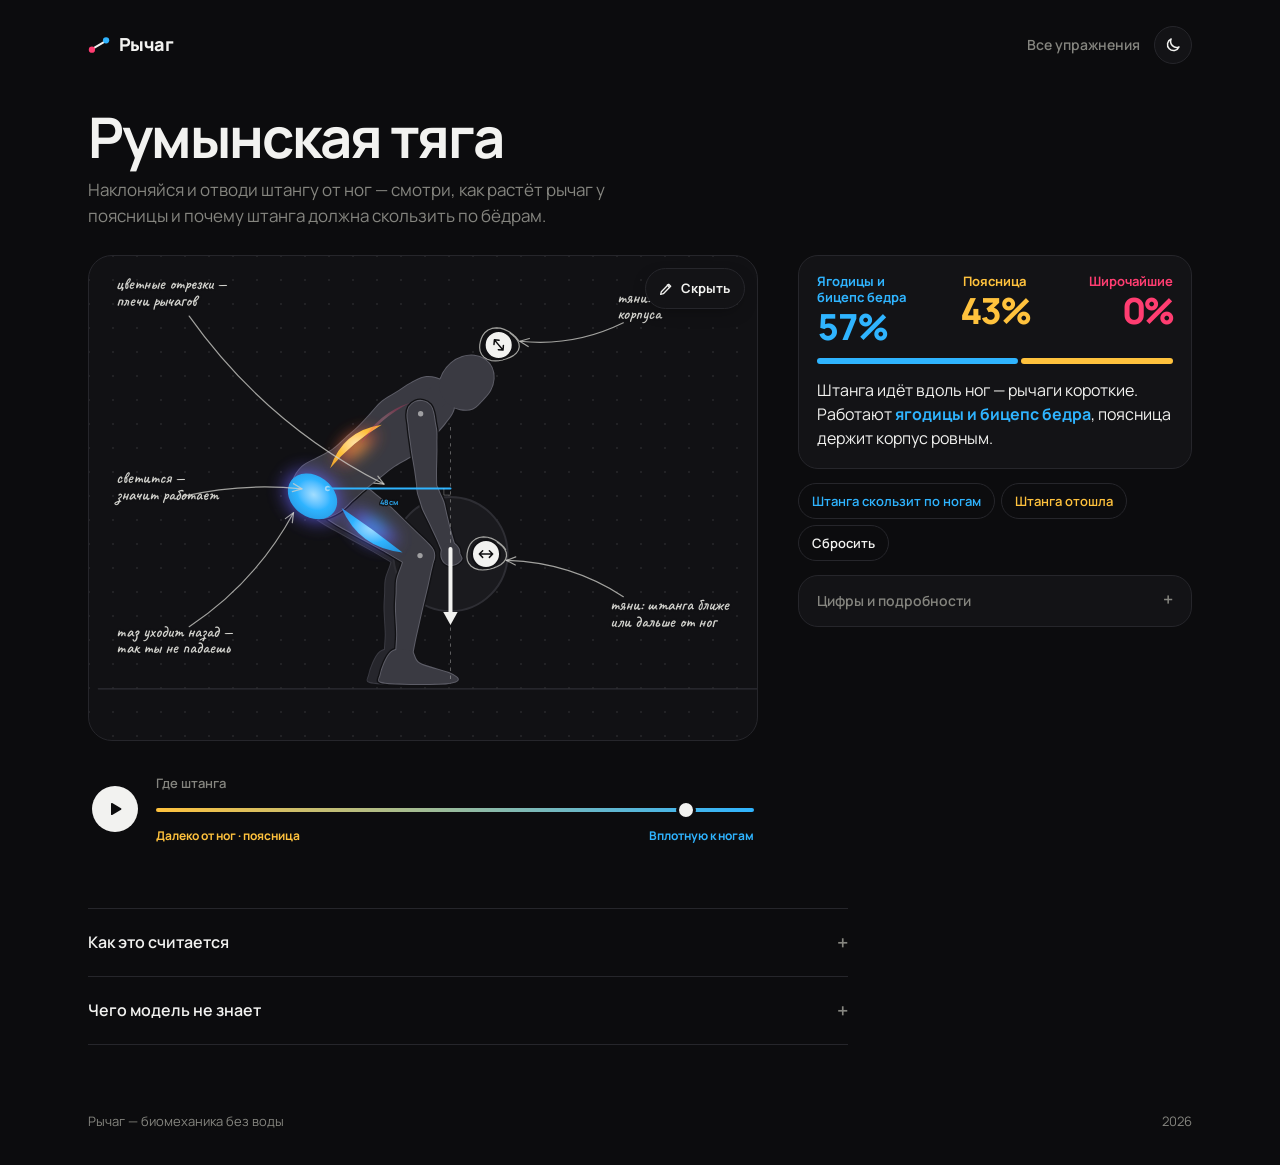
<file: exercises/rdl.html>
<!doctype html>
<html lang="ru">
<head>
  <meta charset="utf-8">
  <meta name="theme-color" content="#0c0c0e">
  <!-- Yandex.Metrika counter: работает только на опубликованном сайте -->
  <script>
    window.track = function () {};
    if (/github\.io$/.test(location.hostname)) {
      (function(m,e,t,r,i,k,a){m[i]=m[i]||function(){(m[i].a=m[i].a||[]).push(arguments)};
      m[i].l=1*new Date();
      for (var j = 0; j < document.scripts.length; j++) {if (document.scripts[j].src === r) { return; }}
      k=e.createElement(t),a=e.getElementsByTagName(t)[0],k.async=1,k.src=r,a.parentNode.insertBefore(k,a)})
      (window, document, 'script', 'https://mc.yandex.ru/metrika/tag.js?id=114130663', 'ym');
      ym(114130663, 'init', { ssr: true, webvisor: true, clickmap: true, accurateTrackBounce: true, trackLinks: true });
      // события: какие упражнения двигают, чем пользуются
      window.track = function (goal, params) { try { ym(114130663, 'reachGoal', goal, params); } catch (e) {} };
    }
  </script>
  <!-- /Yandex.Metrika counter -->
  <script>try{if(localStorage.getItem('theme')==='light')document.documentElement.dataset.theme='light'}catch(e){}</script>
  <meta name="viewport" content="width=device-width, initial-scale=1, viewport-fit=cover">
  <title>Румынская тяга — Рычаг</title>
  <meta name="description" content="Интерактивная биомеханика румынской тяги: почему штанга должна скользить по ногам и как наклон делит нагрузку между ягодицами, бицепсом бедра и поясницей.">
  <link rel="preconnect" href="https://fonts.googleapis.com">
  <link rel="preconnect" href="https://fonts.gstatic.com" crossorigin>
  <link href="https://fonts.googleapis.com/css2?family=Caveat:wght@600;700&family=Manrope:wght@400;600;700;800&display=swap" rel="stylesheet">
  <link rel="stylesheet" href="../assets/css/style.css">
</head>
<body data-exercise="rdl">
  <noscript><div><img src="https://mc.yandex.ru/watch/114130663" style="position:absolute; left:-9999px;" alt=""></div></noscript>
  <div class="wrap">
    <header class="top">
      <a class="logo" href="../index.html" aria-label="Рычаг — на главную">
        <svg class="logo-mark" viewBox="0 0 28 28" aria-hidden="true"><line x1="4" y1="20" x2="24" y2="8"/><circle cx="5" cy="20" r="4"/><circle class="m2" cx="23" cy="8" r="4"/></svg>
        Рычаг
      </a>
      <div class="top-right"><nav><a href="../index.html#exercises">Все упражнения</a></nav><button class="theme-toggle" id="themeToggle" type="button" aria-label="Включить светлую тему"><svg class="i-moon" viewBox="0 0 24 24" aria-hidden="true"><path d="M20 14.5A8 8 0 0 1 9.5 4a8 8 0 1 0 10.5 10.5z"/></svg><svg class="i-sun" viewBox="0 0 24 24" aria-hidden="true"><circle cx="12" cy="12" r="4"/><path d="M12 2v2M12 20v2M4.9 4.9l1.4 1.4M17.7 17.7l1.4 1.4M2 12h2M20 12h2M4.9 19.1l1.4-1.4M17.7 6.3l1.4-1.4"/></svg></button></div>
    </header>

    <main>
      <div class="ex-head">
        <h1>Румынская тяга</h1>
        <p class="lead">Наклоняйся и отводи штангу от ног — смотри, как растёт рычаг у поясницы и почему штанга должна скользить по бёдрам.</p>
      </div>

      <div class="ex-grid">
        <section class="stage" aria-label="Модель упражнения">
          <div class="scene-box">
            <svg id="scene" role="group" aria-label="Человек выполняет румынскую тягу со штангой, вид сбоку"></svg>
            <button class="notes-btn" id="notesToggle" type="button" aria-pressed="true">
              <svg viewBox="0 0 24 24" aria-hidden="true"><path d="M4 20l4-1 11-11-3-3L5 16l-1 4z"/><path d="M14 6l3 3"/></svg>
              <span>Скрыть подсказки</span>
            </button>
          </div>
          <ol class="pen-notes" id="penNotes" hidden></ol>
          <div class="stage-bar">
            <button class="btn-play" id="play" type="button" aria-pressed="false" aria-label="Повторения по кругу">
              <svg class="i-play" viewBox="0 0 20 20" aria-hidden="true"><path d="M5 3.5v13a1 1 0 0 0 1.5.86l11-6.5a1 1 0 0 0 0-1.72l-11-6.5A1 1 0 0 0 5 3.5z"/></svg>
              <svg class="i-pause" viewBox="0 0 20 20" aria-hidden="true"><rect x="4" y="3" width="4.5" height="14" rx="1.2"/><rect x="11.5" y="3" width="4.5" height="14" rx="1.2"/></svg>
            </button>
            <div class="push-ctl">
              <label for="ctl" id="ctlLabel"></label>
              <input type="range" id="ctl" min="0" max="100" step="0.5" value="50">
              <div class="range-labels"><span id="ctlLeft"></span><span id="ctlRight"></span></div>
            </div>
          </div>
        </section>

        <aside class="panel" aria-live="polite">
          <div class="card summary">
            <div class="shares" id="shares"></div>
            <div class="split-bar" id="bar" aria-hidden="true"></div>
            <ul class="notes" id="notes"></ul>
          </div>
          <div class="warn" id="warn" hidden></div>
          <div class="presets" id="presets"></div>
          <details class="more card">
            <summary>Цифры и подробности</summary>
            <dl class="nums" id="nums"></dl>
            <ul class="notes notes-more" id="notesMore"></ul>
          </details>
        </aside>
      </div>

      <section class="explain">
        <details>
          <summary>Как это считается</summary>
          <div class="body">
            <p><b>Равновесие.</b> Чтобы не упасть, общий центр масс остаётся над серединой стопы, поэтому при наклоне таз уходит назад.</p>
            <p><b>Ягодицы и бицепс бедра</b> разгибают таз. Их работа — вес × горизонтальное расстояние от тазобедренного сустава до штанги и корпуса.</p>
            <p><b>Поясница</b> держит наклонённый корпус ровным. Чем дальше штанга от ног, тем длиннее у неё рычаг.</p>
            <p><b>Широчайшие</b> тянут руки назад, чтобы штанга шла вдоль ног, а не висела под плечами.</p>
            <p>Вес штанги в модели 80 кг, корпуса с руками и головой — 45 кг.</p>
          </div>
        </details>
        <details>
          <summary>Чего модель не знает</summary>
          <div class="body">
            <p>Она не видит твою анатомию, длину бёдер и мобильность. Это схема, которая показывает принцип — <b>куда смещается нагрузка</b>, а не точные цифры. Если что-то болит — это повод к врачу, а не к ползунку.</p>
          </div>
        </details>
      </section>
    </main>

    <footer class="foot">
      <span>Рычаг — биомеханика без воды</span>
      <span>2026</span>
    </footer>
  </div>

  <script src="../assets/js/theme.js" defer></script>
  <script src="../assets/js/bio.js" defer></script>
  <script src="../assets/js/scene.js" defer></script>
  <script src="../assets/js/rdl.js" defer></script>
  <script src="../assets/js/exercise-page.js" defer></script>
</body>
</html>
</file>
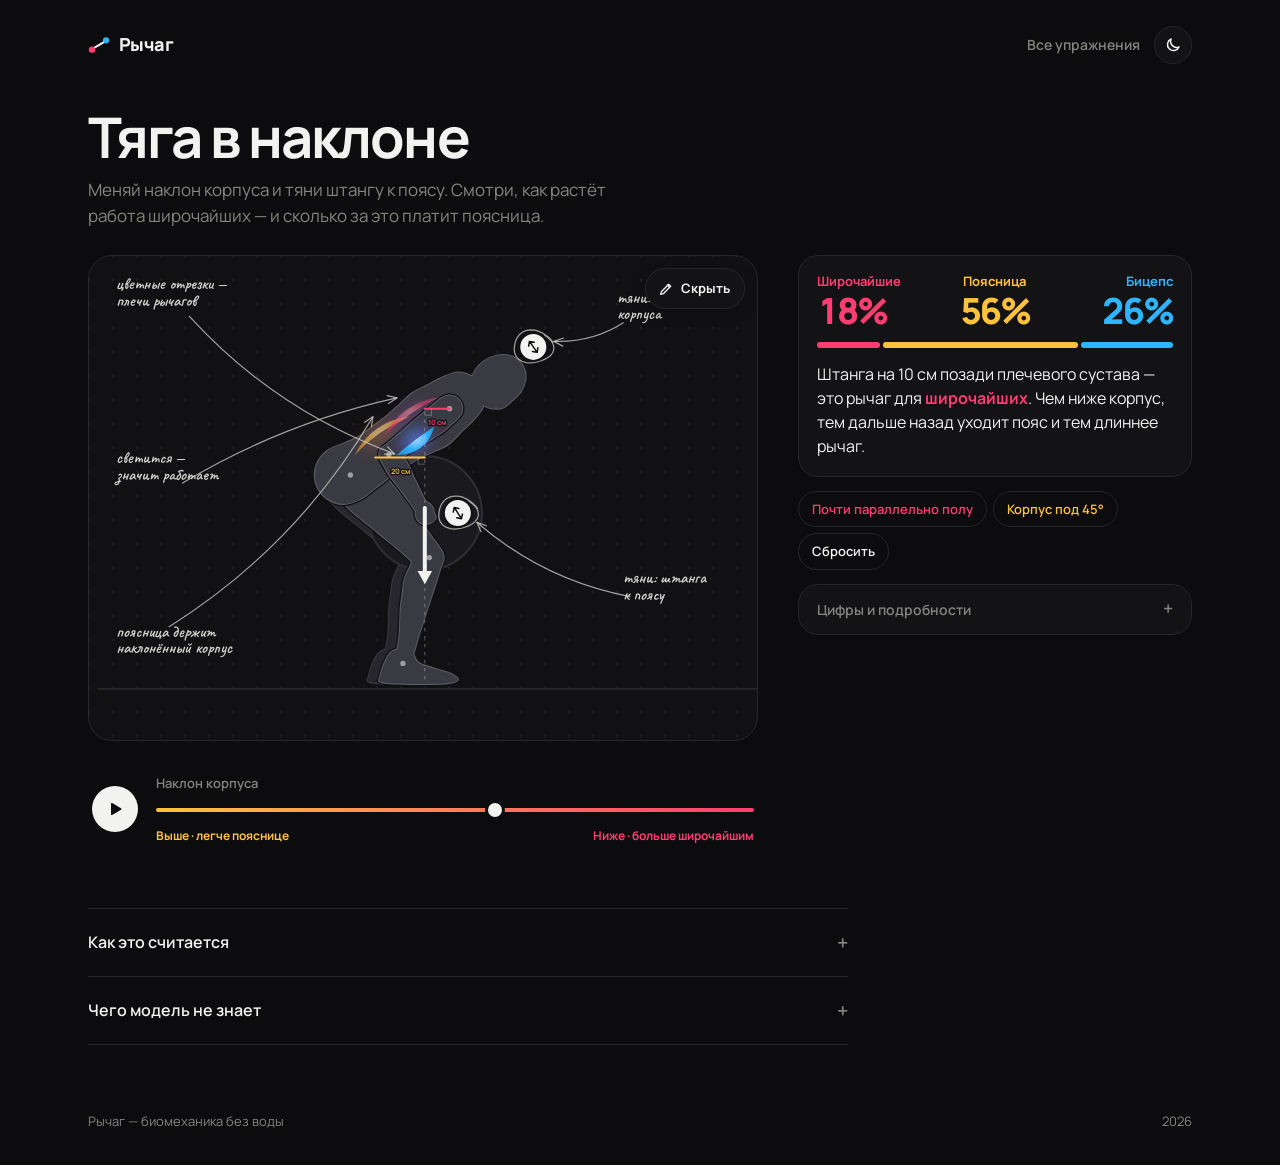
<file: exercises/row.html>
<!doctype html>
<html lang="ru">
<head>
  <meta charset="utf-8">
  <meta name="theme-color" content="#0c0c0e">
  <!-- Yandex.Metrika counter: работает только на опубликованном сайте -->
  <script>
    window.track = function () {};
    if (/github\.io$/.test(location.hostname)) {
      (function(m,e,t,r,i,k,a){m[i]=m[i]||function(){(m[i].a=m[i].a||[]).push(arguments)};
      m[i].l=1*new Date();
      for (var j = 0; j < document.scripts.length; j++) {if (document.scripts[j].src === r) { return; }}
      k=e.createElement(t),a=e.getElementsByTagName(t)[0],k.async=1,k.src=r,a.parentNode.insertBefore(k,a)})
      (window, document, 'script', 'https://mc.yandex.ru/metrika/tag.js?id=114130663', 'ym');
      ym(114130663, 'init', { ssr: true, webvisor: true, clickmap: true, accurateTrackBounce: true, trackLinks: true });
      // события: какие упражнения двигают, чем пользуются
      window.track = function (goal, params) { try { ym(114130663, 'reachGoal', goal, params); } catch (e) {} };
    }
  </script>
  <!-- /Yandex.Metrika counter -->
  <script>try{if(localStorage.getItem('theme')==='light')document.documentElement.dataset.theme='light'}catch(e){}</script>
  <meta name="viewport" content="width=device-width, initial-scale=1, viewport-fit=cover">
  <title>Тяга в наклоне — Рычаг</title>
  <meta name="description" content="Интерактивная биомеханика тяги штанги в наклоне: как угол корпуса делит нагрузку между широчайшими, поясницей и бицепсом.">
  <link rel="preconnect" href="https://fonts.googleapis.com">
  <link rel="preconnect" href="https://fonts.gstatic.com" crossorigin>
  <link href="https://fonts.googleapis.com/css2?family=Caveat:wght@600;700&family=Manrope:wght@400;600;700;800&display=swap" rel="stylesheet">
  <link rel="stylesheet" href="../assets/css/style.css">
</head>
<body data-exercise="row">
  <noscript><div><img src="https://mc.yandex.ru/watch/114130663" style="position:absolute; left:-9999px;" alt=""></div></noscript>
  <div class="wrap">
    <header class="top">
      <a class="logo" href="../index.html" aria-label="Рычаг — на главную">
        <svg class="logo-mark" viewBox="0 0 28 28" aria-hidden="true"><line x1="4" y1="20" x2="24" y2="8"/><circle cx="5" cy="20" r="4"/><circle class="m2" cx="23" cy="8" r="4"/></svg>
        Рычаг
      </a>
      <div class="top-right"><nav><a href="../index.html#exercises">Все упражнения</a></nav><button class="theme-toggle" id="themeToggle" type="button" aria-label="Включить светлую тему"><svg class="i-moon" viewBox="0 0 24 24" aria-hidden="true"><path d="M20 14.5A8 8 0 0 1 9.5 4a8 8 0 1 0 10.5 10.5z"/></svg><svg class="i-sun" viewBox="0 0 24 24" aria-hidden="true"><circle cx="12" cy="12" r="4"/><path d="M12 2v2M12 20v2M4.9 4.9l1.4 1.4M17.7 17.7l1.4 1.4M2 12h2M20 12h2M4.9 19.1l1.4-1.4M17.7 6.3l1.4-1.4"/></svg></button></div>
    </header>

    <main>
      <div class="ex-head">
        <h1>Тяга в наклоне</h1>
        <p class="lead">Меняй наклон корпуса и тяни штангу к поясу. Смотри, как растёт работа широчайших — и сколько за это платит поясница.</p>
      </div>

      <div class="ex-grid">
        <section class="stage" aria-label="Модель упражнения">
          <div class="scene-box">
            <svg id="scene" role="group" aria-label="Человек тянет штангу в наклоне, вид сбоку"></svg>
            <button class="notes-btn" id="notesToggle" type="button" aria-pressed="true">
              <svg viewBox="0 0 24 24" aria-hidden="true"><path d="M4 20l4-1 11-11-3-3L5 16l-1 4z"/><path d="M14 6l3 3"/></svg>
              <span>Скрыть подсказки</span>
            </button>
          </div>
          <ol class="pen-notes" id="penNotes" hidden></ol>
          <div class="stage-bar">
            <button class="btn-play" id="play" type="button" aria-pressed="false" aria-label="Повторения по кругу">
              <svg class="i-play" viewBox="0 0 20 20" aria-hidden="true"><path d="M5 3.5v13a1 1 0 0 0 1.5.86l11-6.5a1 1 0 0 0 0-1.72l-11-6.5A1 1 0 0 0 5 3.5z"/></svg>
              <svg class="i-pause" viewBox="0 0 20 20" aria-hidden="true"><rect x="4" y="3" width="4.5" height="14" rx="1.2"/><rect x="11.5" y="3" width="4.5" height="14" rx="1.2"/></svg>
            </button>
            <div class="push-ctl">
              <label for="ctl" id="ctlLabel"></label>
              <input type="range" id="ctl" min="0" max="100" step="0.5" value="50">
              <div class="range-labels"><span id="ctlLeft"></span><span id="ctlRight"></span></div>
            </div>
          </div>
        </section>

        <aside class="panel" aria-live="polite">
          <div class="card summary">
            <div class="shares" id="shares"></div>
            <div class="split-bar" id="bar" aria-hidden="true"></div>
            <ul class="notes" id="notes"></ul>
          </div>
          <div class="warn" id="warn" hidden></div>
          <div class="presets" id="presets"></div>
          <details class="more card">
            <summary>Цифры и подробности</summary>
            <dl class="nums" id="nums"></dl>
            <ul class="notes notes-more" id="notesMore"></ul>
          </details>
        </aside>
      </div>

      <section class="explain">
        <details>
          <summary>Как это считается</summary>
          <div class="body">
            <p><b>Широчайшие</b> тянут плечо назад. Их работа — вес × горизонтальное расстояние от плечевого сустава до штанги.</p>
            <p><b>Поясница</b> держит наклонённый корпус. Чем ближе корпус к горизонтали, тем дальше от поясницы штанга и сам корпус — тем больше момент.</p>
            <p><b>Бицепс</b> статически почти не работает, пока предплечье висит вертикально: вес тянет вдоль него.</p>
            <p>Вес штанги в модели 60 кг, корпуса с руками и головой — 45 кг.</p>
          </div>
        </details>
        <details>
          <summary>Чего модель не знает</summary>
          <div class="body">
            <p>Она не видит твою анатомию, длину бёдер и мобильность. Это схема, которая показывает принцип — <b>куда смещается нагрузка</b>, а не точные цифры. Если что-то болит — это повод к врачу, а не к ползунку.</p>
          </div>
        </details>
      </section>
    </main>

    <footer class="foot">
      <span>Рычаг — биомеханика без воды</span>
      <span>2026</span>
    </footer>
  </div>

  <script src="../assets/js/theme.js" defer></script>
  <script src="../assets/js/bio.js" defer></script>
  <script src="../assets/js/scene.js" defer></script>
  <script src="../assets/js/row.js" defer></script>
  <script src="../assets/js/exercise-page.js" defer></script>
</body>
</html>
</file>
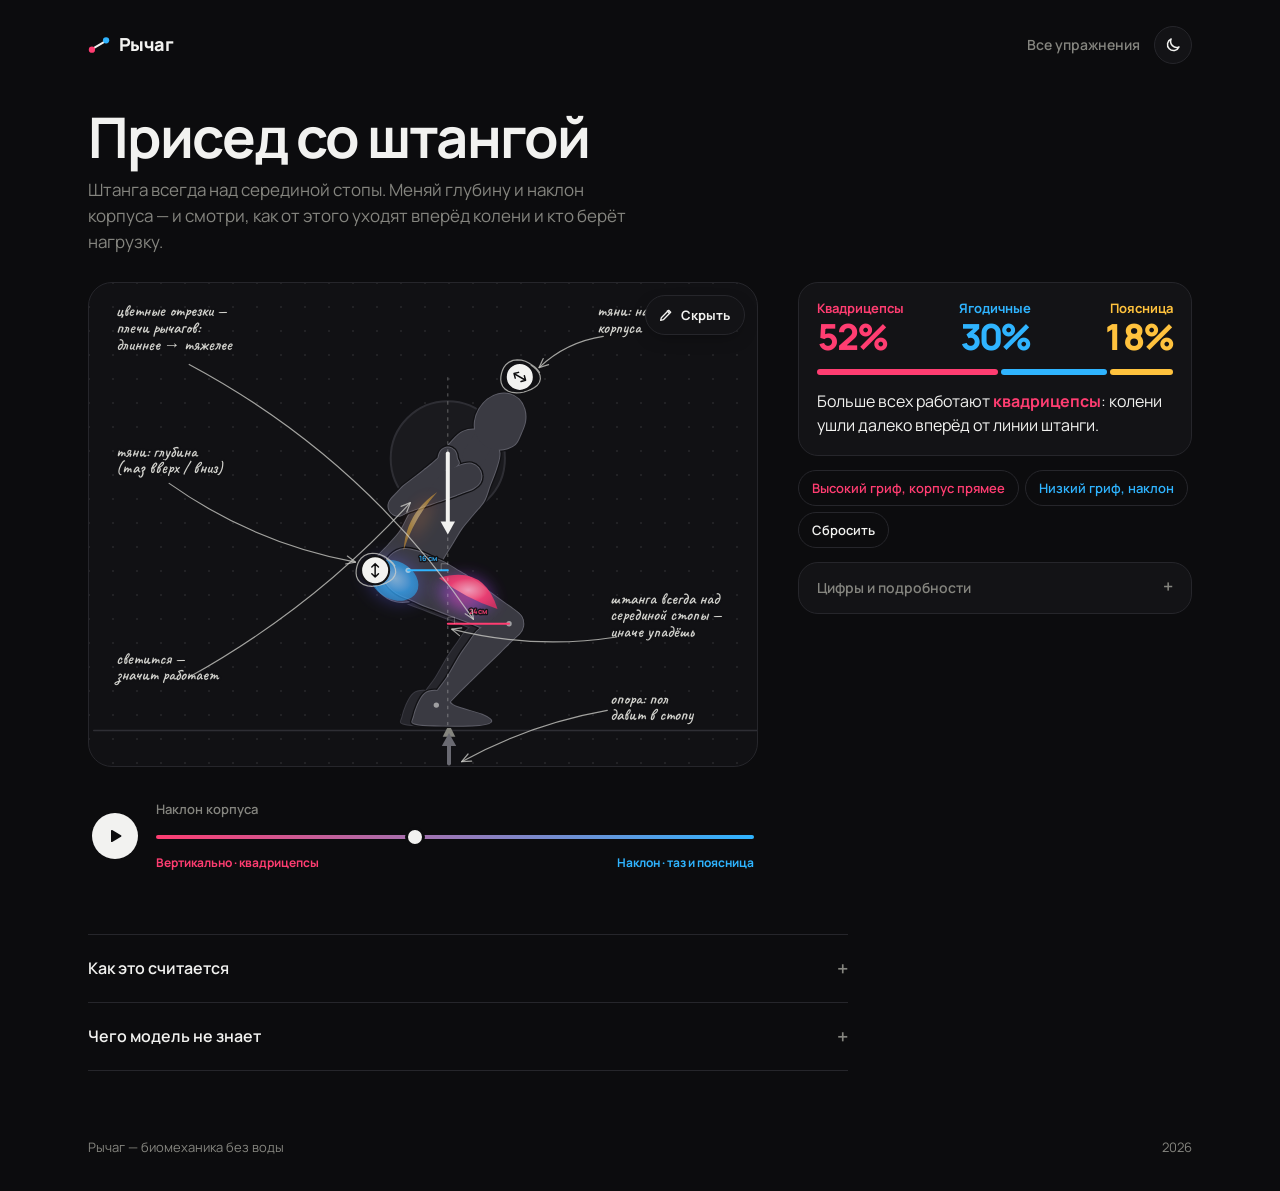
<file: exercises/squat.html>
<!doctype html>
<html lang="ru">
<head>
  <meta charset="utf-8">
  <meta name="theme-color" content="#0c0c0e">
  <!-- Yandex.Metrika counter: работает только на опубликованном сайте -->
  <script>
    window.track = function () {};
    if (/github\.io$/.test(location.hostname)) {
      (function(m,e,t,r,i,k,a){m[i]=m[i]||function(){(m[i].a=m[i].a||[]).push(arguments)};
      m[i].l=1*new Date();
      for (var j = 0; j < document.scripts.length; j++) {if (document.scripts[j].src === r) { return; }}
      k=e.createElement(t),a=e.getElementsByTagName(t)[0],k.async=1,k.src=r,a.parentNode.insertBefore(k,a)})
      (window, document, 'script', 'https://mc.yandex.ru/metrika/tag.js?id=114130663', 'ym');
      ym(114130663, 'init', { ssr: true, webvisor: true, clickmap: true, accurateTrackBounce: true, trackLinks: true });
      // события: какие упражнения двигают, чем пользуются
      window.track = function (goal, params) { try { ym(114130663, 'reachGoal', goal, params); } catch (e) {} };
    }
  </script>
  <!-- /Yandex.Metrika counter -->
  <script>try{if(localStorage.getItem('theme')==='light')document.documentElement.dataset.theme='light'}catch(e){}</script>
  <meta name="viewport" content="width=device-width, initial-scale=1, viewport-fit=cover">
  <title>Присед со штангой — Рычаг</title>
  <meta name="description" content="Интерактивная биомеханика приседа: как глубина и наклон корпуса делят нагрузку между квадрицепсами, ягодичными и поясницей.">
  <link rel="preconnect" href="https://fonts.googleapis.com">
  <link rel="preconnect" href="https://fonts.gstatic.com" crossorigin>
  <link href="https://fonts.googleapis.com/css2?family=Caveat:wght@600;700&family=Manrope:wght@400;600;700;800&display=swap" rel="stylesheet">
  <link rel="stylesheet" href="../assets/css/style.css">
</head>
<body data-exercise="squat">
  <noscript><div><img src="https://mc.yandex.ru/watch/114130663" style="position:absolute; left:-9999px;" alt=""></div></noscript>
  <div class="wrap">
    <header class="top">
      <a class="logo" href="../index.html" aria-label="Рычаг — на главную">
        <svg class="logo-mark" viewBox="0 0 28 28" aria-hidden="true"><line x1="4" y1="20" x2="24" y2="8"/><circle cx="5" cy="20" r="4"/><circle class="m2" cx="23" cy="8" r="4"/></svg>
        Рычаг
      </a>
      <div class="top-right"><nav><a href="../index.html#exercises">Все упражнения</a></nav><button class="theme-toggle" id="themeToggle" type="button" aria-label="Включить светлую тему"><svg class="i-moon" viewBox="0 0 24 24" aria-hidden="true"><path d="M20 14.5A8 8 0 0 1 9.5 4a8 8 0 1 0 10.5 10.5z"/></svg><svg class="i-sun" viewBox="0 0 24 24" aria-hidden="true"><circle cx="12" cy="12" r="4"/><path d="M12 2v2M12 20v2M4.9 4.9l1.4 1.4M17.7 17.7l1.4 1.4M2 12h2M20 12h2M4.9 19.1l1.4-1.4M17.7 6.3l1.4-1.4"/></svg></button></div>
    </header>

    <main>
      <div class="ex-head">
        <h1>Присед со штангой</h1>
        <p class="lead">Штанга всегда над серединой стопы. Меняй глубину и наклон корпуса — и смотри, как от этого уходят вперёд колени и кто берёт нагрузку.</p>
      </div>

      <div class="ex-grid">
        <section class="stage" aria-label="Модель упражнения">
          <div class="scene-box">
            <svg id="scene" role="group" aria-label="Человек приседает со штангой на спине, вид сбоку"></svg>
            <button class="notes-btn" id="notesToggle" type="button" aria-pressed="true">
              <svg viewBox="0 0 24 24" aria-hidden="true"><path d="M4 20l4-1 11-11-3-3L5 16l-1 4z"/><path d="M14 6l3 3"/></svg>
              <span>Скрыть подсказки</span>
            </button>
          </div>
          <ol class="pen-notes" id="penNotes" hidden></ol>
          <div class="stage-bar">
            <button class="btn-play" id="play" type="button" aria-pressed="false" aria-label="Повторения по кругу">
              <svg class="i-play" viewBox="0 0 20 20" aria-hidden="true"><path d="M5 3.5v13a1 1 0 0 0 1.5.86l11-6.5a1 1 0 0 0 0-1.72l-11-6.5A1 1 0 0 0 5 3.5z"/></svg>
              <svg class="i-pause" viewBox="0 0 20 20" aria-hidden="true"><rect x="4" y="3" width="4.5" height="14" rx="1.2"/><rect x="11.5" y="3" width="4.5" height="14" rx="1.2"/></svg>
            </button>
            <div class="push-ctl">
              <label for="ctl" id="ctlLabel"></label>
              <input type="range" id="ctl" min="0" max="100" step="0.5" value="50">
              <div class="range-labels"><span id="ctlLeft"></span><span id="ctlRight"></span></div>
            </div>
          </div>
        </section>

        <aside class="panel" aria-live="polite">
          <div class="card summary">
            <div class="shares" id="shares"></div>
            <div class="split-bar" id="bar" aria-hidden="true"></div>
            <ul class="notes" id="notes"></ul>
          </div>
          <div class="warn" id="warn" hidden></div>
          <div class="presets" id="presets"></div>
          <details class="more card">
            <summary>Цифры и подробности</summary>
            <dl class="nums" id="nums"></dl>
            <ul class="notes notes-more" id="notesMore"></ul>
          </details>
        </aside>
      </div>

      <section class="explain">
        <details>
          <summary>Как это считается</summary>
          <div class="body">
            <p><b>Главное правило — равновесие.</b> Общий центр масс (штанга, корпус, бёдра) должен быть над серединой стопы. Ты выбираешь глубину и наклон, а голени сами встают так, чтобы это правило выполнялось.</p>
            <p><b>Работа мышцы = вес × горизонтальное плечо.</b> Сила тяжести тянет строго вниз, поэтому плечо — это горизонтальное расстояние от сустава до линии штанги (цветные отрезки).</p>
            <p><b>Поясница</b> — разгибатели спины. Они держат корпус от сгибания, и их момент растёт вместе с наклоном.</p>
            <p>Вес штанги в модели 100 кг, корпуса с руками и головой — 48 кг, бёдер — 20 кг.</p>
          </div>
        </details>
        <details>
          <summary>Чего модель не знает</summary>
          <div class="body">
            <p>Она не видит твою анатомию, длину бёдер и мобильность. Это схема, которая показывает принцип — <b>куда смещается нагрузка</b>, а не точные цифры. Если что-то болит — это повод к врачу, а не к ползунку.</p>
          </div>
        </details>
      </section>
    </main>

    <footer class="foot">
      <span>Рычаг — биомеханика без воды</span>
      <span>2026</span>
    </footer>
  </div>

  <script src="../assets/js/theme.js" defer></script>
  <script src="../assets/js/bio.js" defer></script>
  <script src="../assets/js/scene.js" defer></script>
  <script src="../assets/js/squat.js" defer></script>
  <script src="../assets/js/exercise-page.js" defer></script>
</body>
</html>
</file>
<file: assets/css/style.css>
/* ── Цвета: тёмная тема по умолчанию, светлая — по переключателю ── */
:root {
  --bg: #0c0c0e;
  --card: #131316;
  --scene-bg: #111114;
  --ink: #f2f2f0;
  --muted: #85857f;
  --line: #26262b;
  --grid-dot: rgba(255, 255, 255, 0.07);
  --m1: #ff3d71;          /* малиновый: квадрицепсы, грудь, широчайшие, бицепс */
  --m2: #2fb4ff;          /* электрик: ягодичные, трицепс, дельта */
  --m3: #ffc23d;          /* золотой: поясница, бицепс бедра */
  --body: #3a3a42;
  --body-edge: #5d5d67;
  --body-far: #26262c;
  --body-far-edge: #3a3a42;
  --machine: #2e2e34;
  --machine-fill: #1a1a1e;
  --pad: #44444c;
  --react: #6a6a72;
  --force: #f2f2f0;
  --pen: #d2d2cd;
  --handle: #f2f2f0;
  --handle-ink: #0c0c0e;
  --warn: #fb923c;
  --focus: #5b8cff;
  color-scheme: dark;
}
:root[data-theme="light"] {
  --bg: #f4f4f2;
  --card: #fbfbfa;
  --scene-bg: #fbfbfa;
  --ink: #111112;
  --muted: #85857f;
  --line: #e2e2de;
  --grid-dot: rgba(17, 17, 18, 0.1);
  --m1: #ec1c5a;
  --m2: #0a8ee8;
  --m3: #f29a00;
  --body: #cfcfca;
  --body-edge: #a3a39d;
  --body-far: #b4b4ae;
  --body-far-edge: #9a9a94;
  --machine: #d6d6d1;
  --machine-fill: #ececea;
  --pad: #b9b9b4;
  --react: #a3a39e;
  --force: #111112;
  --pen: #3c3c3a;
  --handle: #111112;
  --handle-ink: #f4f4f2;
  --warn: #c2410c;
  --focus: #2c63f0;
  color-scheme: light;
}

/* ── База ──────────────────────────────────────────────────────── */
*, *::before, *::after { box-sizing: border-box; }
html { -webkit-text-size-adjust: 100%; }
body {
  margin: 0;
  background: var(--bg);
  color: var(--ink);
  font: 400 16px/1.55 "Manrope", system-ui, sans-serif;
  -webkit-font-smoothing: antialiased;
}
h1, h2, h3 { font-weight: 700; letter-spacing: -0.035em; line-height: 1.05; margin: 0; }
p { margin: 0; }
a { color: inherit; }
button { font: inherit; color: inherit; }
:focus-visible { outline: 2px solid var(--focus); outline-offset: 3px; border-radius: 6px; }

.wrap { width: min(1160px, 100%); margin: 0 auto; padding: 0 28px; }
@media (max-width: 600px) { .wrap { padding: 0 16px; } }

/* ── Шапка ─────────────────────────────────────────────────────── */
.top { display: flex; align-items: center; justify-content: space-between; padding: 26px 0 10px; }
.logo { font-weight: 800; font-size: 18px; letter-spacing: -0.03em; text-decoration: none; display: inline-flex; align-items: center; gap: 9px; }
.logo-mark { width: 22px; height: 22px; }
.logo-mark line { stroke: var(--ink); stroke-width: 2.5; stroke-linecap: round; }
.logo-mark circle { fill: var(--m1); }
.logo-mark .m2 { fill: var(--m2); }
.top nav { display: flex; gap: 22px; font-size: 14px; font-weight: 600; }
.top nav a { text-decoration: none; color: var(--muted); }
.top nav a:hover { color: var(--ink); }
.top-right { display: flex; align-items: center; gap: 14px; }
.theme-toggle { width: 38px; height: 38px; border-radius: 50%; border: 1px solid var(--line); background: var(--card); display: grid; place-items: center; cursor: pointer; color: var(--ink); }
.theme-toggle svg { width: 18px; height: 18px; fill: none; stroke: currentColor; stroke-width: 2; stroke-linecap: round; stroke-linejoin: round; }
.theme-toggle .i-sun { display: none; }
:root[data-theme="light"] .theme-toggle .i-sun { display: block; }
:root[data-theme="light"] .theme-toggle .i-moon { display: none; }
.c-m1 { color: var(--m1); }
.c-m2 { color: var(--m2); }
.c-m3 { color: var(--m3); }

/* ── Страница упражнения ───────────────────────────────────────── */
.ex-head { padding: 34px 0 26px; display: grid; gap: 10px; }
.ex-head h1 { font-size: clamp(34px, 5.5vw, 56px); }
.lead { color: var(--muted); font-size: 17px; max-width: 54ch; }

.ex-grid { display: grid; grid-template-columns: minmax(0, 1.7fr) minmax(280px, 1fr); gap: 40px; align-items: start; }
@media (max-width: 920px) { .ex-grid { grid-template-columns: 1fr; gap: 28px; } }

.scene-box {
  position: relative;
  border-radius: 24px; border: 1px solid var(--line); overflow: hidden;
  background-color: var(--scene-bg);
  background-image: radial-gradient(var(--grid-dot) 1.2px, transparent 1.4px);
  background-size: 24px 24px; background-position: 12px 12px;
}
.stage-bar { display: flex; align-items: center; gap: 18px; padding: 18px 4px 6px; }
.stage-foot { display: flex; justify-content: flex-end; padding: 4px 4px 0; }

.btn-play {
  flex: none; width: 46px; height: 46px; border-radius: 50%; border: 0; cursor: pointer;
  background: var(--ink); color: var(--bg); display: grid; place-items: center; transition: transform 0.15s ease;
}
.btn-play:active { transform: scale(0.94); }
.btn-play svg { width: 16px; height: 16px; fill: currentColor; }
.btn-play .i-pause { display: none; }
.btn-play[aria-pressed="true"] .i-play { display: none; }
.btn-play[aria-pressed="true"] .i-pause { display: block; }

.push-ctl { flex: 1; min-width: 0; display: grid; gap: 4px; }
.push-ctl label { font-size: 13px; font-weight: 600; color: var(--muted); }
.range-labels { display: flex; justify-content: space-between; gap: 12px; font-size: 12px; font-weight: 700; }
.range-labels span:last-child { text-align: right; }

input[type="range"] { -webkit-appearance: none; appearance: none; width: 100%; height: 26px; background: transparent; margin: 0; cursor: pointer; }
input[type="range"]::-webkit-slider-runnable-track { height: 4px; border-radius: 99px; background: linear-gradient(90deg, var(--l, var(--m1)), var(--r, var(--m2))); }
input[type="range"]::-moz-range-track { height: 4px; border-radius: 99px; background: linear-gradient(90deg, var(--l, var(--m1)), var(--r, var(--m2))); }
input[type="range"]::-webkit-slider-thumb { -webkit-appearance: none; width: 20px; height: 20px; margin-top: -8px; border-radius: 50%; background: var(--ink); border: 3px solid var(--bg); }
input[type="range"]::-moz-range-thumb { width: 14px; height: 14px; border-radius: 50%; background: var(--ink); border: 3px solid var(--bg); }

/* Панель */
.panel { display: grid; gap: 14px; }
.card { background: var(--card); border: 1px solid var(--line); border-radius: 20px; padding: 18px; }
.summary { display: grid; gap: 14px; }
.shares { display: grid; grid-template-columns: repeat(var(--n, 2), minmax(0, 1fr)); gap: 12px; }
.share { display: grid; gap: 4px; align-content: start; color: var(--c); font-size: 13px; font-weight: 700; line-height: 1.2; }
.share b { font-size: 46px; font-weight: 800; letter-spacing: -0.05em; line-height: 0.95; font-variant-numeric: tabular-nums; }
.share small { display: none; }
.share:last-child:not(:first-child) { text-align: right; }
.shares.n3 .share:nth-child(2) { text-align: center; }
.shares.n3 .share b { font-size: 36px; }
.split-bar { display: flex; height: 6px; gap: 3px; }
.split-bar i { display: block; height: 100%; border-radius: 99px; transition: width 0.12s linear; }

.notes { list-style: none; margin: 0; padding: 0; display: grid; gap: 12px; font-size: 16px; line-height: 1.5; }
.note .dot { display: none; }
.note b { font-weight: 700; }
.warn { color: var(--warn); font-size: 15px; line-height: 1.5; }
.warn strong { font-weight: 700; }
.warn p + p { margin-top: 6px; }

.presets { display: flex; flex-wrap: wrap; gap: 6px; }
.chip {
  border: 1px solid var(--line); background: transparent; border-radius: 99px; padding: 7px 13px;
  font-size: 13px; font-weight: 600; cursor: pointer; transition: border-color 0.15s, background 0.15s;
}
.chip:hover { border-color: var(--ink); }
.chip:active { transform: scale(0.97); }
.chip[aria-pressed] { display: inline-flex; align-items: center; gap: 7px; color: var(--muted); border-color: transparent; padding: 6px 4px; }
.chip[aria-pressed]:hover { color: var(--ink); }
.chip svg { width: 16px; height: 16px; fill: none; stroke: currentColor; stroke-width: 2; stroke-linecap: round; stroke-linejoin: round; }

.more { padding-top: 14px; padding-bottom: 14px; }
.more summary { cursor: pointer; list-style: none; font-size: 14px; font-weight: 600; color: var(--muted); display: flex; justify-content: space-between; }
.more summary::-webkit-details-marker { display: none; }
.more summary::after { content: "+"; font-size: 18px; line-height: 1; transition: transform 0.2s; }
.more[open] summary::after { transform: rotate(45deg); }
.more[open] summary { margin-bottom: 14px; }
.nums { display: grid; grid-template-columns: 1fr 1fr; gap: 12px 16px; margin: 0 0 14px; }
.nums div { display: grid; gap: 1px; }
.nums dt { font-size: 12px; color: var(--muted); }
.nums dd { margin: 0; font-weight: 700; font-variant-numeric: tabular-nums; }
.notes-more { font-size: 14px; color: var(--muted); }
.notes-more b { color: var(--ink); }

/* Пояснения внизу */
.explain { margin: 56px 0 10px; display: grid; max-width: 760px; border-top: 1px solid var(--line); }
.explain details { border-bottom: 1px solid var(--line); }
.explain summary { cursor: pointer; padding: 18px 0; font-weight: 600; list-style: none; display: flex; justify-content: space-between; align-items: center; }
.explain summary::-webkit-details-marker { display: none; }
.explain summary::after { content: "+"; font-size: 20px; color: var(--muted); transition: transform 0.2s; }
.explain details[open] summary::after { transform: rotate(45deg); }
.explain .body { padding: 0 0 20px; display: grid; gap: 10px; color: var(--muted); }
.explain .body b { color: var(--ink); }

/* ── Сцена SVG ─────────────────────────────────────────────────── */
.lp-scene { display: block; width: 100%; height: auto; user-select: none; -webkit-user-select: none; }

/* тренажёры — тонкие линии */
.m-base, .m-frame, .m-rail, .m-sled, .m-grip { stroke: var(--machine); stroke-width: 3px; stroke-linecap: round; fill: none; }
.m-base { stroke-width: 2px; }
.m-rail, .m-sled { stroke-width: 5px; }
.m-pad { stroke: var(--pad); stroke-width: 14px; stroke-linecap: round; }
.m-plate { stroke: var(--pad); stroke-width: 10px; stroke-linecap: round; }
.m-weight { fill: var(--machine-fill); stroke: var(--machine); stroke-width: 3px; }
.m-hub { fill: var(--machine); }
.m-kg { fill: var(--muted); font: 600 14px "Manrope", sans-serif; }
.m-bench { fill: var(--machine-fill); stroke: var(--machine); stroke-width: 3px; }
.mid-mark { fill: var(--muted); }
.cable { stroke: var(--ink); stroke-width: 2px; opacity: 0.55; }

/* тело — один спокойный силуэт */
.b-sil { fill: var(--body); }
.b-rim { fill: none; stroke: var(--body-edge); stroke-width: 3px; stroke-linejoin: round; }
.far .b-sil { fill: var(--body-far); }
.far .b-rim { stroke: var(--body-far-edge); }
.b-sep { fill: none; stroke: var(--scene-bg); stroke-width: 7px; stroke-linejoin: round; }
.bone { display: none; }
.joint { fill: var(--ink); stroke: none; r: 4px; opacity: 0.55; }

/* мышцы */
.mu-m1 { fill: var(--m1); }
.mu-m2 { fill: var(--m2); }
.mu-m3 { fill: var(--m3); }
/* градиент заливки мышцы: светлая середина → цвет → чуть глубже к краю */
.gs.m1 { stop-color: var(--m1); }
.gs.m2 { stop-color: var(--m2); }
.gs.m3 { stop-color: var(--m3); }
.gs-hi.m1 { stop-color: #ff9fbb; stop-color: color-mix(in srgb, var(--m1) 45%, #fff); }
.gs-hi.m2 { stop-color: #a6e0ff; stop-color: color-mix(in srgb, var(--m2) 45%, #fff); }
.gs-hi.m3 { stop-color: #ffe39e; stop-color: color-mix(in srgb, var(--m3) 45%, #fff); }
.gs-lo.m1 { stop-color: #d0124d; stop-color: color-mix(in srgb, var(--m1) 80%, #5a0030); }
.gs-lo.m2 { stop-color: #1b7fd6; stop-color: color-mix(in srgb, var(--m2) 80%, #062a70); }
.gs-lo.m3 { stop-color: #f08a12; stop-color: color-mix(in srgb, var(--m3) 80%, #b03a00); }
/* ореол уходит в соседний оттенок: малиновый → фиолетовый, голубой → индиго, золотой → коралл */
.gh.m1 { stop-color: #a64dff; }
.gh.m2 { stop-color: #6b5cff; }
.gh.m3 { stop-color: #ff5f3d; }



/* силы и рычаги */
.fline { stroke: var(--ink); stroke-width: 1.5; stroke-dasharray: 5 7; opacity: 0.35; }
.lever { stroke-width: 3; stroke-linecap: round; }
.lever.m1 { stroke: var(--m1); }
.lever.m2 { stroke: var(--m2); }
.lever.m3 { stroke: var(--m3); }
.lever.neg { stroke-dasharray: 2 6; opacity: 0.5; }
.ra { fill: none; stroke: var(--ink); stroke-width: 1.2; opacity: 0.35; }
.lever-lbl { font: 700 11px "Manrope", sans-serif; paint-order: stroke; stroke: var(--scene-bg); stroke-width: 4px; stroke-linejoin: round; opacity: 0.9; }
.lever-lbl.m1 { fill: var(--m1); }
.lever-lbl.m2 { fill: var(--m2); }
.lever-lbl.m3 { fill: var(--m3); }
.arrow-line { stroke-linecap: round; }
.ar-force .arrow-line { stroke: var(--force); }
.ar-force .arrow-head { fill: var(--force); }
.ar-react .arrow-line { stroke: var(--react); }
.ar-react .arrow-head { fill: var(--react); }
.press { fill: var(--react); opacity: 0.35; }

/* график в сгибаниях */
.chart-bg { fill: none; }
.chart-axis { stroke: var(--muted); stroke-width: 1.2; opacity: 0.5; }
.chart-curve { fill: none; stroke: var(--m1); stroke-width: 3; stroke-linejoin: round; }
.chart-dot { fill: var(--m1); stroke: var(--scene-bg); stroke-width: 3; }
.chart-curve.m2 { stroke: var(--m2); }
.chart-dot.m2 { fill: var(--m2); }
.chart-curve.m3 { stroke: var(--m3); }
.chart-dot.m3 { fill: var(--m3); }
.chart-lbl { fill: var(--muted); font: 600 13px "Manrope", sans-serif; }

/* ручки */
.ctl { cursor: grab; touch-action: none; outline: none; }
.ctl.dragging, .is-dragging { cursor: grabbing; }
.ctl-hit { fill: transparent; }
.ctl-ring { fill: var(--handle); stroke: var(--scene-bg); stroke-width: 3; transition: r 0.15s; }
.ctl:hover .ctl-ring, .ctl.dragging .ctl-ring { r: 24; }
.ctl:focus-visible .ctl-ring { stroke: var(--focus); stroke-width: 4; }
.ctl-glyph { stroke: var(--handle-ink); stroke-width: 2.2; fill: none; stroke-linecap: round; stroke-linejoin: round; pointer-events: none; }
.ctl-pulse { fill: none; stroke: var(--handle); stroke-width: 1.5; opacity: 0; transform-box: fill-box; transform-origin: center; animation: pulse 2.6s ease-out infinite; }
.is-dragging .ctl-pulse, .touched .ctl-pulse { animation: none; }
@keyframes pulse { 0% { opacity: 0.4; transform: scale(0.8); } 100% { opacity: 0; transform: scale(1.5); } }

/* пометки «ручкой» */
.note-txt { fill: var(--pen); font: 600 calc(25px * var(--ns, 1)) "Caveat", "Comic Sans MS", cursive; paint-order: stroke; stroke: var(--scene-bg); stroke-width: 6px; stroke-linejoin: round; }
.note-ln { fill: none; stroke: var(--pen); stroke-width: 1.8; stroke-linecap: round; stroke-linejoin: round; opacity: 0.75; }
.note-num { fill: var(--pen); font: 700 38px "Caveat", cursive; paint-order: stroke; stroke: var(--scene-bg); stroke-width: 6px; }
.layer-notes { pointer-events: none; transition: opacity 0.2s; }
.notes-off .layer-notes { opacity: 0; }
.pen-notes { margin: 14px 4px 0; padding: 0; list-style: none; counter-reset: pen; display: grid; gap: 3px; color: var(--pen); font: 600 21px/1.15 "Caveat", "Comic Sans MS", cursive; }
.pen-notes li { counter-increment: pen; display: grid; grid-template-columns: 26px 1fr; gap: 6px; align-items: start; }
.pen-notes li::before { content: counter(pen); width: 21px; height: 21px; border: 1.5px solid var(--pen); border-radius: 50%; display: grid; place-items: center; font-size: 15px; line-height: 1; margin-top: 1px; }
.pen-notes.is-off { display: none; }

/* ── Главная ───────────────────────────────────────────────────── */
.hero { padding: 72px 0 56px; display: grid; gap: 18px; }
.hero h1 { font-size: clamp(40px, 7.5vw, 84px); max-width: 13ch; }
.hero h1 em { font-style: normal; background: linear-gradient(90deg, var(--m1), var(--m2)); -webkit-background-clip: text; background-clip: text; color: transparent; }
.btn { display: inline-flex; align-items: center; gap: 10px; padding: 13px 20px; border-radius: 99px; background: var(--ink); color: var(--bg); text-decoration: none; font-weight: 700; font-size: 15px; width: fit-content; transition: transform 0.15s ease; }
.btn:active { transform: scale(0.97); }

.cards { display: grid; grid-template-columns: repeat(auto-fill, minmax(300px, 1fr)); gap: 28px 20px; padding-bottom: 20px; }
.ex-card { display: grid; gap: 12px; text-decoration: none; }
.ex-card .thumb {
  aspect-ratio: 4 / 3; border-radius: 20px; border: 1px solid var(--line); display: grid; place-items: center; overflow: hidden; transition: transform 0.25s ease, border-color 0.2s;
  background-color: var(--scene-bg); background-image: radial-gradient(var(--grid-dot) 1.2px, transparent 1.4px); background-size: 20px 20px;
}
.ex-card:hover .thumb { border-color: var(--muted); }
.ex-card:hover .thumb { transform: translateY(-3px); }
.ex-card .thumb svg { width: 100%; height: 100%; }
.ex-card h3 { font-size: 19px; letter-spacing: -0.02em; }
.ex-card .tags { font-size: 14px; color: var(--muted); }

.foot { padding: 56px 0 34px; color: var(--muted); font-size: 13px; display: flex; justify-content: space-between; gap: 16px; flex-wrap: wrap; }

@media (max-width: 600px) {
  .lever-lbl { font-size: 17px; stroke-width: 5px; }
  .m-kg { font-size: 24px; }
  .share b { font-size: 40px; }
  .shares.n3 .share b { font-size: 28px; }
  .m-base, .m-frame, .m-grip { stroke-width: 5px; }
  .chart-lbl { font-size: 22px; }
  .chart-curve { stroke-width: 5; }
  .chart-axis { stroke-width: 2; }
}

@media (prefers-reduced-motion: reduce) {
  *, *::before, *::after { animation: none !important; transition: none !important; }
}

/* Кнопка подсказок в углу картинки */
.notes-btn {
  position: absolute; top: 12px; right: 12px; z-index: 2;
  display: inline-flex; align-items: center; gap: 7px; padding: 9px 14px 9px 12px;
  border-radius: 99px; border: 1px solid var(--line); background: var(--card); color: var(--ink);
  font-size: 13px; font-weight: 700; cursor: pointer; box-shadow: 0 6px 18px -8px rgba(0, 0, 0, 0.5);
  transition: background 0.2s, color 0.2s, transform 0.15s;
}
.notes-btn:active { transform: scale(0.96); }
.notes-btn svg { width: 16px; height: 16px; fill: none; stroke: currentColor; stroke-width: 2; stroke-linecap: round; stroke-linejoin: round; }
.notes-btn[aria-pressed="false"] { background: var(--ink); color: var(--bg); border-color: var(--ink); }
@media (max-width: 600px) { .notes-btn { top: 8px; right: 8px; padding: 8px 12px 8px 10px; } }
</file>
